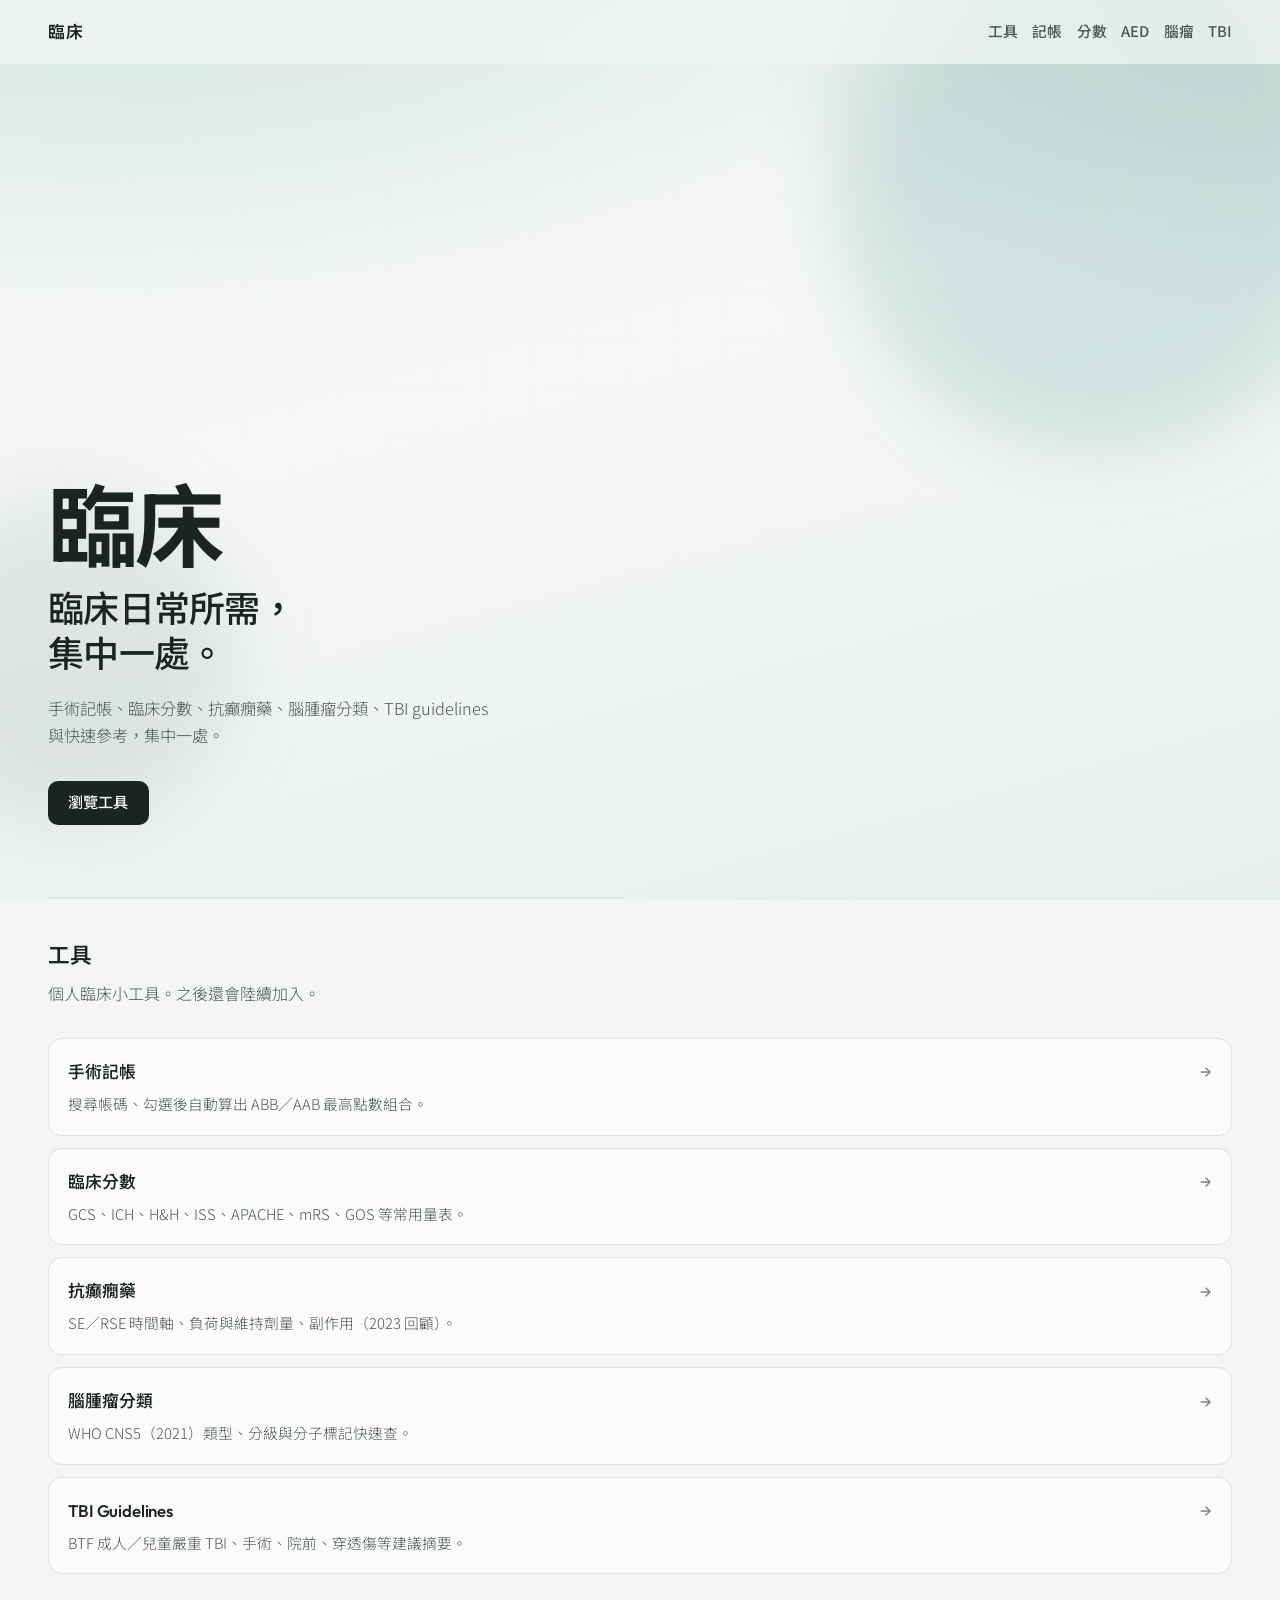
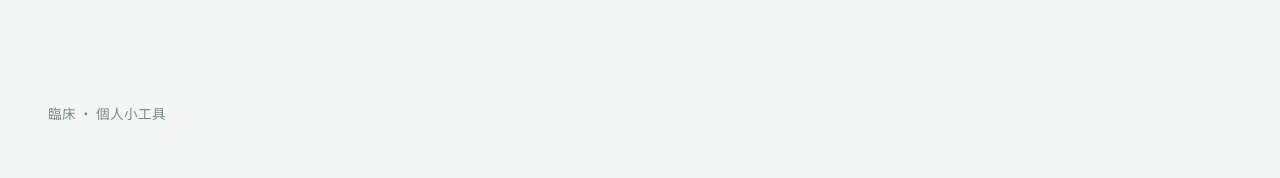
<file: index.html>
<!DOCTYPE html>
<html lang="zh-Hant">
  <head>
    <meta charset="UTF-8" />
    <meta name="viewport" content="width=device-width, initial-scale=1" />
    <meta
      name="description"
      content="臨床 — 日常小工具集合，計算、量表與快速參考集中一處。"
    />
    <title>臨床 · 小工具</title>
    <link rel="preconnect" href="https://fonts.googleapis.com" />
    <link rel="preconnect" href="https://fonts.gstatic.com" crossorigin />
    <link
      href="https://fonts.googleapis.com/css2?family=Noto+Sans+TC:wght@300;400;500;600&family=Outfit:wght@400;500;600;700&display=swap"
      rel="stylesheet"
    />
    <link rel="stylesheet" href="styles.css" />
  </head>
  <body>
    <div class="atmosphere" aria-hidden="true">
      <div class="atmosphere__wash"></div>
      <div class="atmosphere__grid"></div>
      <div class="atmosphere__orb atmosphere__orb--a"></div>
      <div class="atmosphere__orb atmosphere__orb--b"></div>
    </div>

    <header class="topbar">
      <a class="topbar__brand" href="#top">臨床</a>
      <nav class="topbar__nav" aria-label="主要導覽">
        <a href="#tools">工具</a>
        <a href="tools/surgery-billing/index.html">記帳</a>
        <a href="tools/scores/index.html">分數</a>
        <a href="tools/aed/index.html">AED</a>
        <a href="tools/brain-tumor/index.html">腦瘤</a>
        <a href="tools/tbi/index.html">TBI</a>
      </nav>
    </header>

    <main id="top">
      <section class="hero" aria-labelledby="hero-title">
        <div class="hero__copy">
          <p class="hero__brand">臨床</p>
          <h1 id="hero-title">臨床日常所需，集中一處。</h1>
          <p class="hero__lead">
            手術記帳、臨床分數、抗癲癇藥、腦腫瘤分類、TBI guidelines 與快速參考，集中一處。
          </p>
          <div class="hero__actions">
            <a class="btn btn--primary" href="#tools">瀏覽工具</a>
          </div>
        </div>
      </section>

      <section class="tools" id="tools" aria-labelledby="tools-title">
        <div class="tools__head">
          <h2 id="tools-title">工具</h2>
          <p>個人臨床小工具。之後還會陸續加入。</p>
        </div>

        <ul class="tool-list" id="tool-list">
          <li>
            <a class="tool-link" href="tools/surgery-billing/index.html">
              <span class="tool-link__name">手術記帳</span>
              <span class="tool-link__arrow" aria-hidden="true">→</span>
              <span class="tool-link__desc">搜尋帳碼、勾選後自動算出 ABB／AAB 最高點數組合。</span>
            </a>
          </li>
          <li>
            <a class="tool-link" href="tools/scores/index.html">
              <span class="tool-link__name">臨床分數</span>
              <span class="tool-link__arrow" aria-hidden="true">→</span>
              <span class="tool-link__desc">GCS、ICH、H&amp;H、ISS、APACHE、mRS、GOS 等常用量表。</span>
            </a>
          </li>
          <li>
            <a class="tool-link" href="tools/aed/index.html">
              <span class="tool-link__name">抗癲癇藥</span>
              <span class="tool-link__arrow" aria-hidden="true">→</span>
              <span class="tool-link__desc">SE／RSE 時間軸、負荷與維持劑量、副作用（2023 回顧）。</span>
            </a>
          </li>
          <li>
            <a class="tool-link" href="tools/brain-tumor/index.html">
              <span class="tool-link__name">腦腫瘤分類</span>
              <span class="tool-link__arrow" aria-hidden="true">→</span>
              <span class="tool-link__desc">WHO CNS5（2021）類型、分級與分子標記快速查。</span>
            </a>
          </li>
          <li>
            <a class="tool-link" href="tools/tbi/index.html">
              <span class="tool-link__name">TBI Guidelines</span>
              <span class="tool-link__arrow" aria-hidden="true">→</span>
              <span class="tool-link__desc">BTF 成人／兒童嚴重 TBI、手術、院前、穿透傷等建議摘要。</span>
            </a>
          </li>
        </ul>

        <div class="empty" id="empty-state" hidden>
          <p class="empty__label">等待第一個工具</p>
          <p class="empty__hint">告訴我名稱、用途與輸入輸出，即可開始。</p>
        </div>
      </section>
    </main>

    <footer class="footer">
      <p>臨床 · 個人小工具</p>
    </footer>

    <script src="app.js?v=4"></script>
  </body>
</html>
</file>
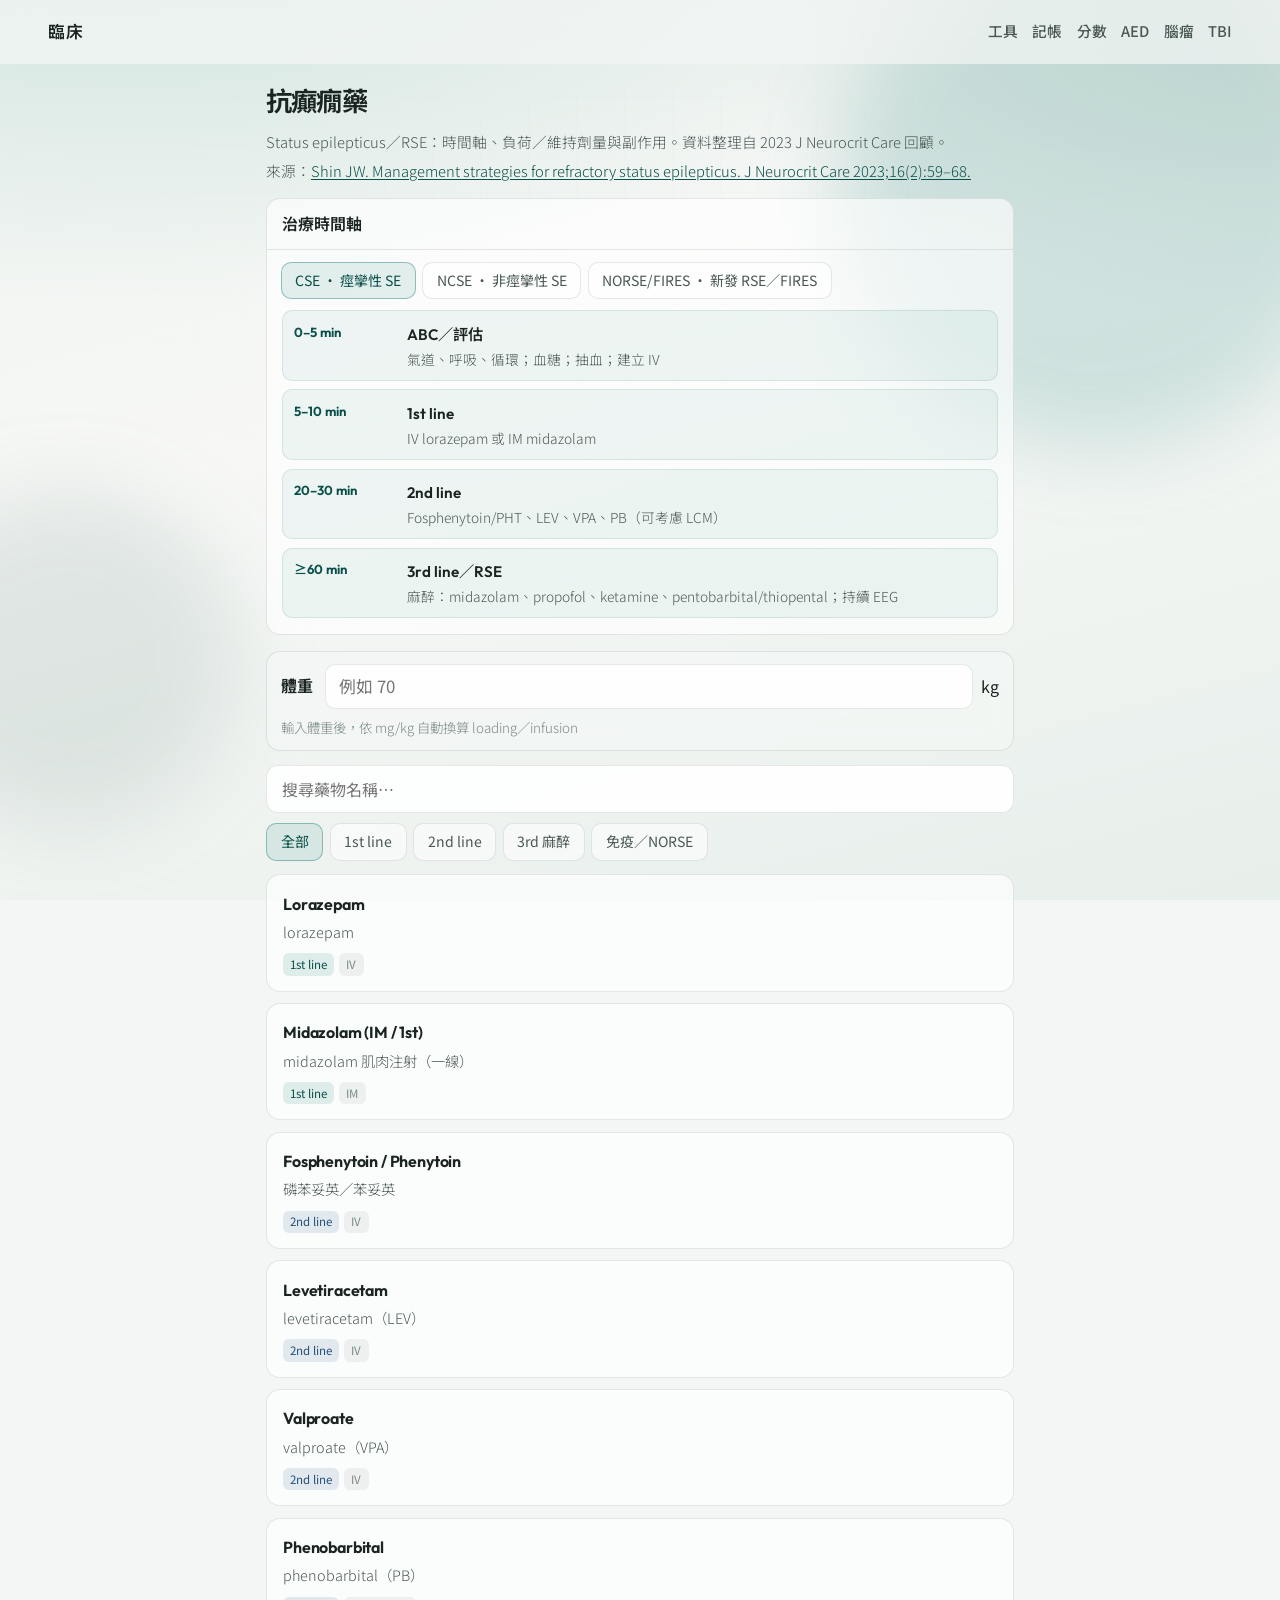
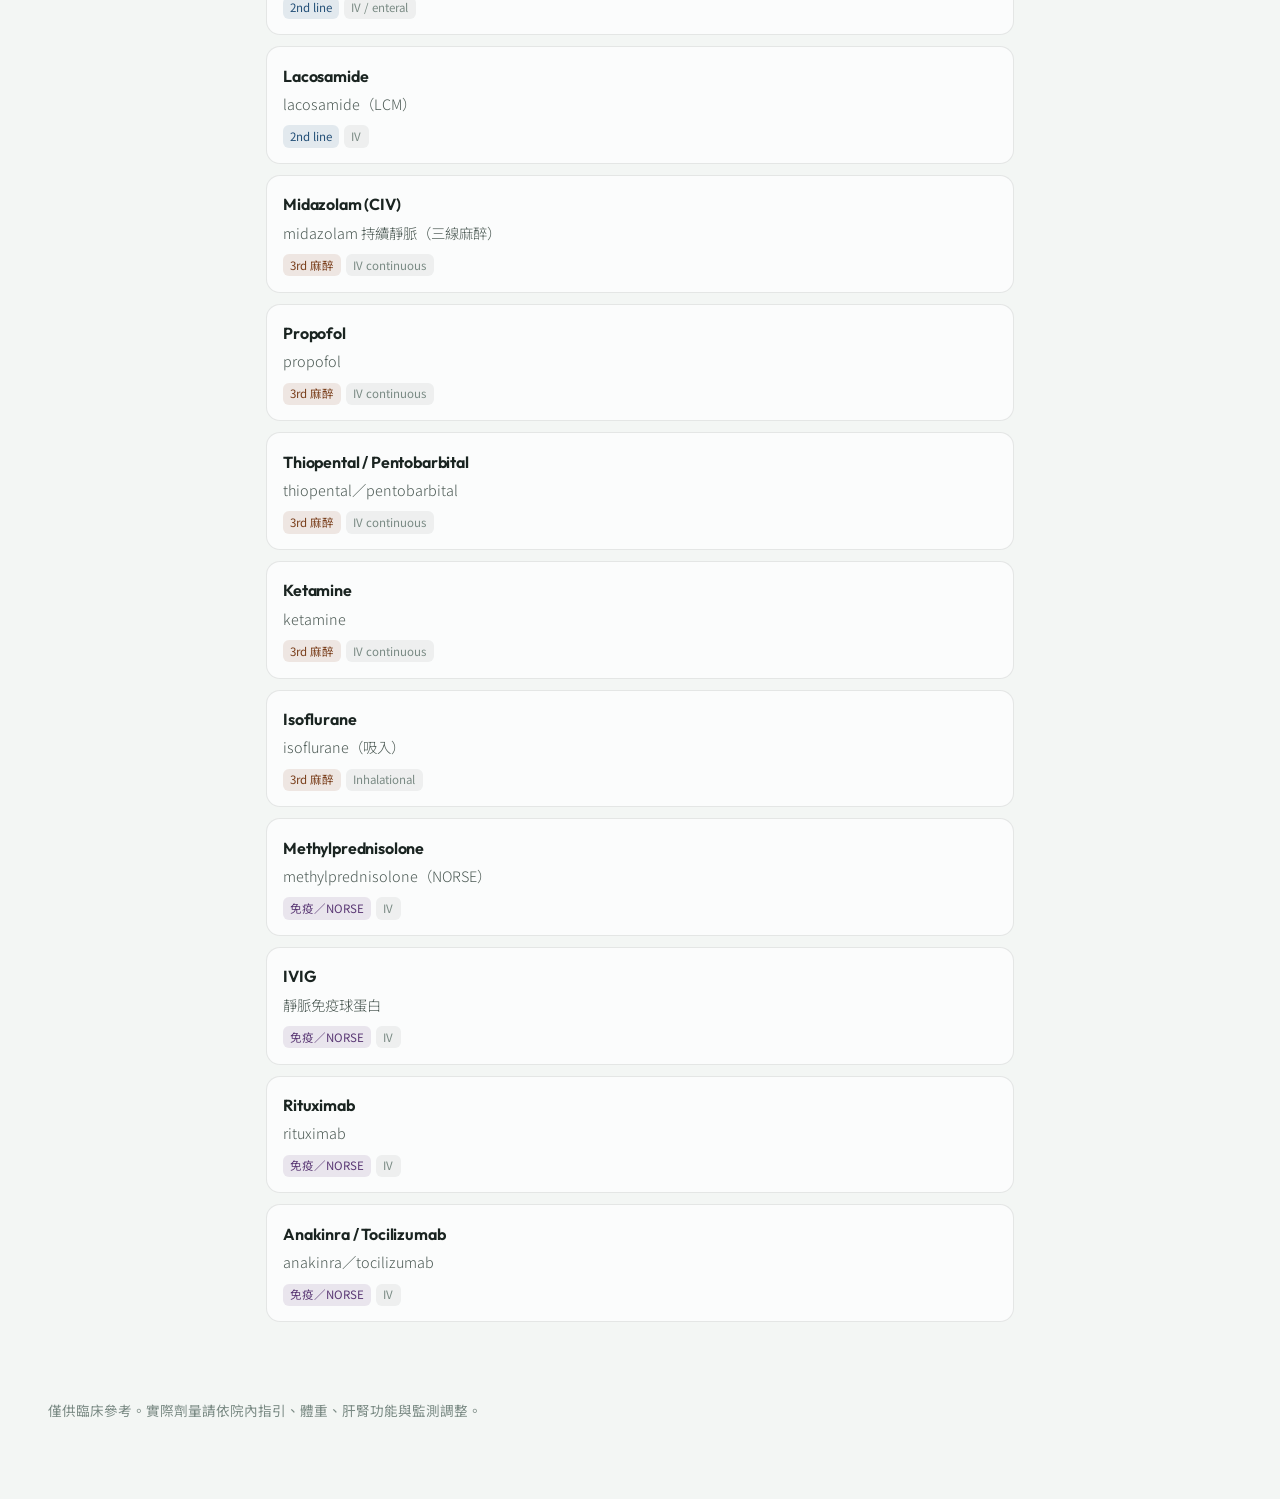
<file: tools/aed/index.html>
<!DOCTYPE html>
<html lang="zh-Hant">
  <head>
    <meta charset="UTF-8" />
    <meta name="viewport" content="width=device-width, initial-scale=1, viewport-fit=cover" />
    <title>抗癲癇藥 · 臨床</title>
    <link rel="preconnect" href="https://fonts.googleapis.com" />
    <link rel="preconnect" href="https://fonts.gstatic.com" crossorigin />
    <link
      href="https://fonts.googleapis.com/css2?family=Noto+Sans+TC:wght@300;400;500;600&family=Outfit:wght@400;500;600;700&display=swap"
      rel="stylesheet"
    />
    <link rel="stylesheet" href="../../styles.css" />
    <link rel="stylesheet" href="aed.css?v=20251113b" />
  </head>
  <body class="tool-page">
    <div class="atmosphere" aria-hidden="true">
      <div class="atmosphere__wash"></div>
      <div class="atmosphere__grid"></div>
      <div class="atmosphere__orb atmosphere__orb--a"></div>
      <div class="atmosphere__orb atmosphere__orb--b"></div>
    </div>

    <header class="topbar">
      <a class="topbar__brand" href="../../index.html">臨床</a>
      <nav class="topbar__nav" aria-label="主要導覽">
        <a href="../../index.html#tools">工具</a>
        <a href="../surgery-billing/index.html">記帳</a>
        <a href="../scores/index.html">分數</a>
        <a href="./index.html" aria-current="page">AED</a>
        <a href="../brain-tumor/index.html">腦瘤</a>
        <a href="../tbi/index.html">TBI</a>
      </nav>
    </header>

    <main class="aed">
      <header class="aed__intro">
        <h1>抗癲癇藥</h1>
        <p class="aed__lead">
          Status epilepticus／RSE：時間軸、負荷／維持劑量與副作用。資料整理自 2023 J Neurocrit Care 回顧。
        </p>
        <p class="aed__meta" id="aed-meta"></p>
      </header>

      <section class="panel" aria-labelledby="timeline-title">
        <div class="panel__head">
          <h2 id="timeline-title">治療時間軸</h2>
        </div>
        <div class="timeline-tabs" id="timeline-tabs" role="tablist"></div>
        <ol class="timeline" id="timeline"></ol>
      </section>

      <section class="weight-bar" aria-label="體重">
        <label class="weight-field">
          <span class="weight-field__label">體重</span>
          <span class="weight-field__input">
            <input id="weight" type="number" inputmode="decimal" min="1" max="300" step="0.1" placeholder="例如 70" />
            <span>kg</span>
          </span>
        </label>
        <p class="weight-hint" id="weight-hint">輸入體重後，依 mg/kg 自動換算 loading／infusion</p>
      </section>

      <section class="aed__controls" aria-label="搜尋藥物">
        <label class="search">
          <span class="visually-hidden">搜尋</span>
          <input id="search" type="search" placeholder="搜尋藥物名稱…" autocomplete="off" />
        </label>
        <div class="filters" id="filters" role="group" aria-label="線別"></div>
      </section>

      <ul class="drug-list" id="drug-list"></ul>
    </main>

    <footer class="footer">
      <p id="aed-footer">僅供臨床參考。</p>
    </footer>

    <script src="aed-data.js?v=20251113b"></script>
    <script src="aed.js?v=20251113b"></script>
  </body>
</html>
</file>
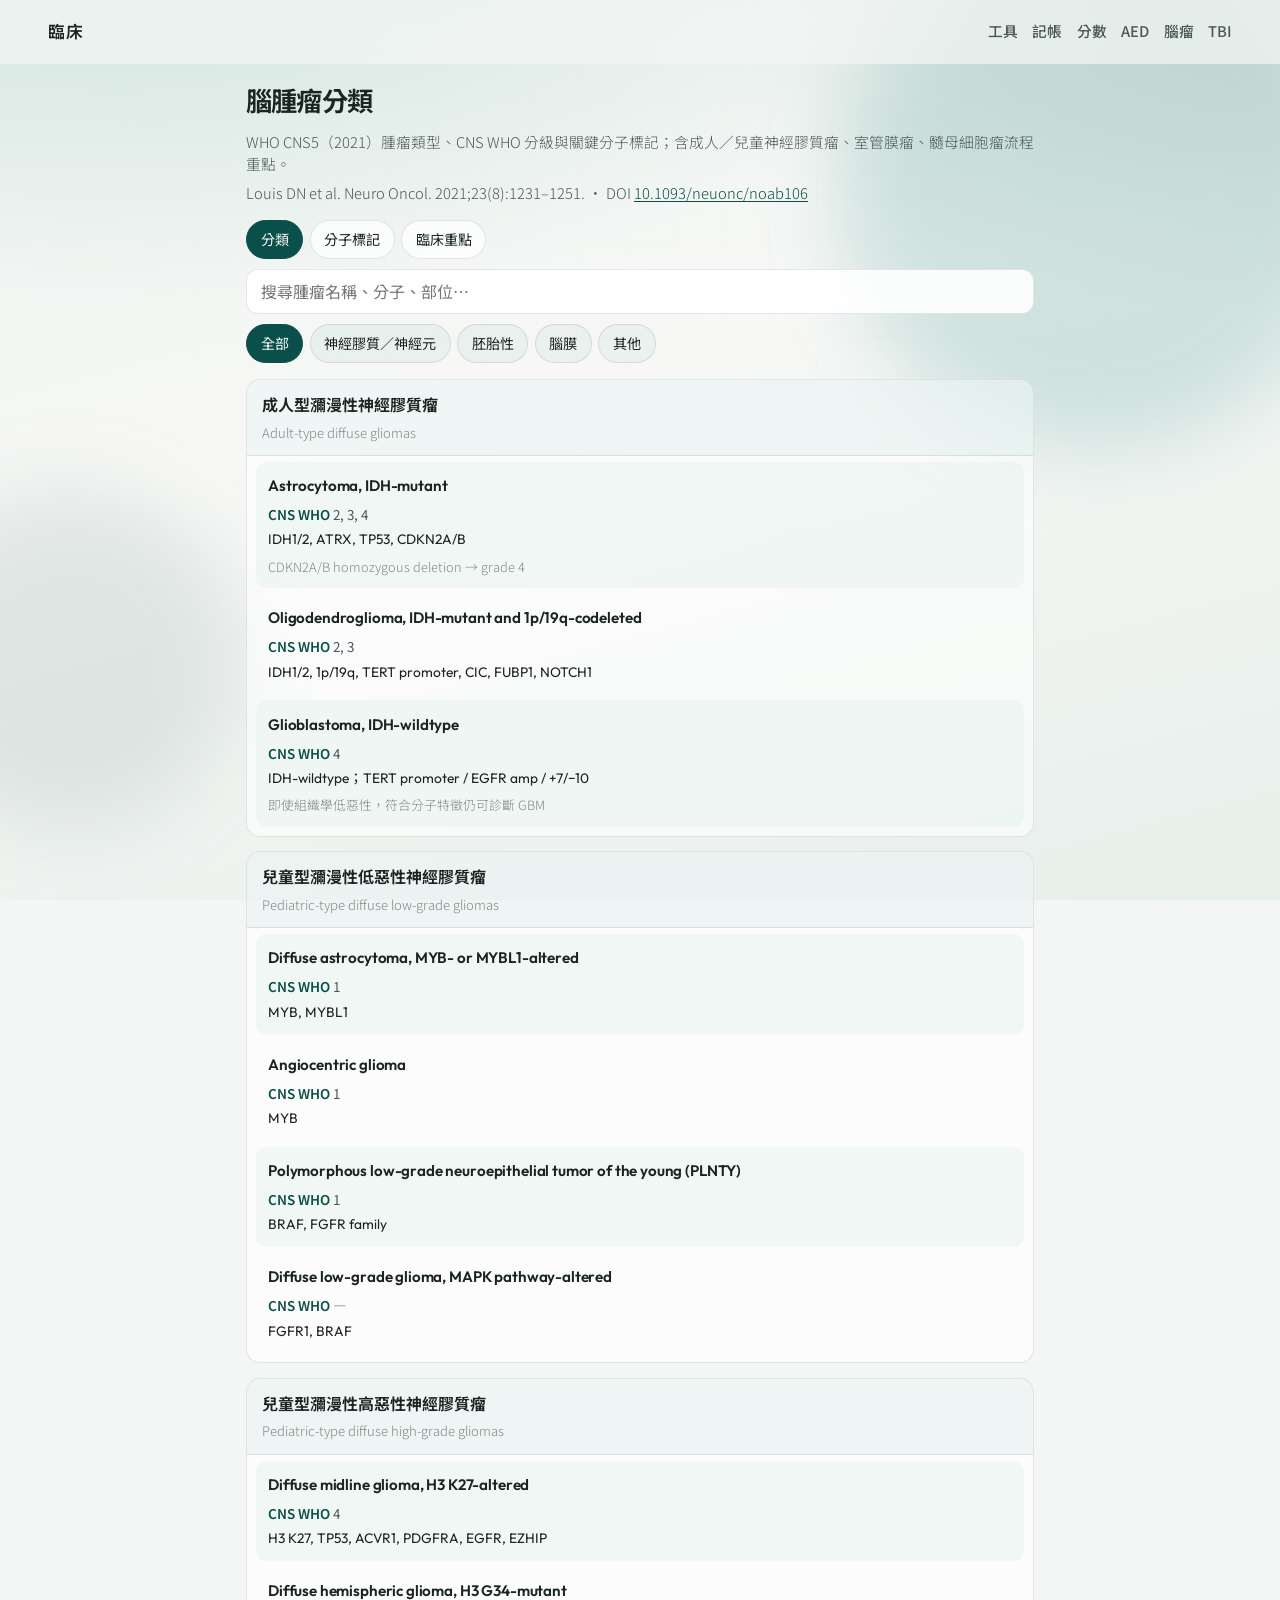
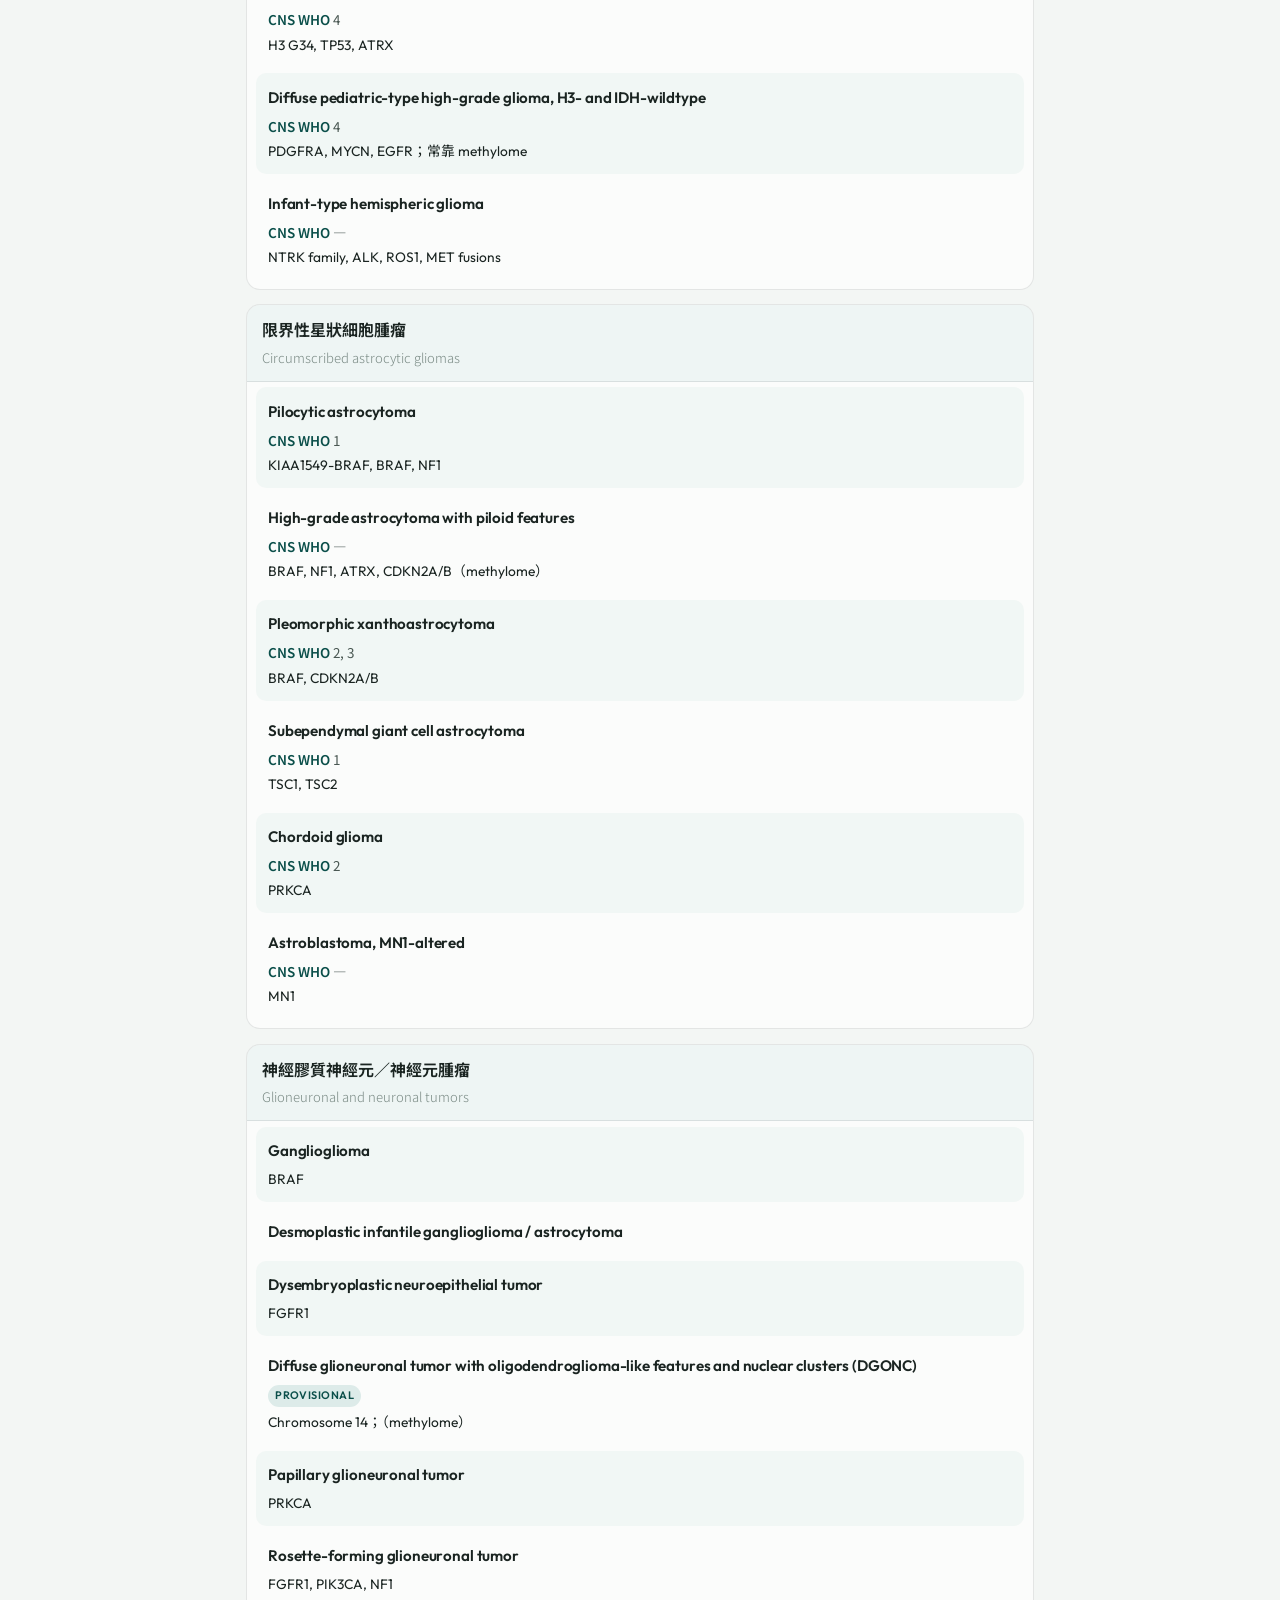
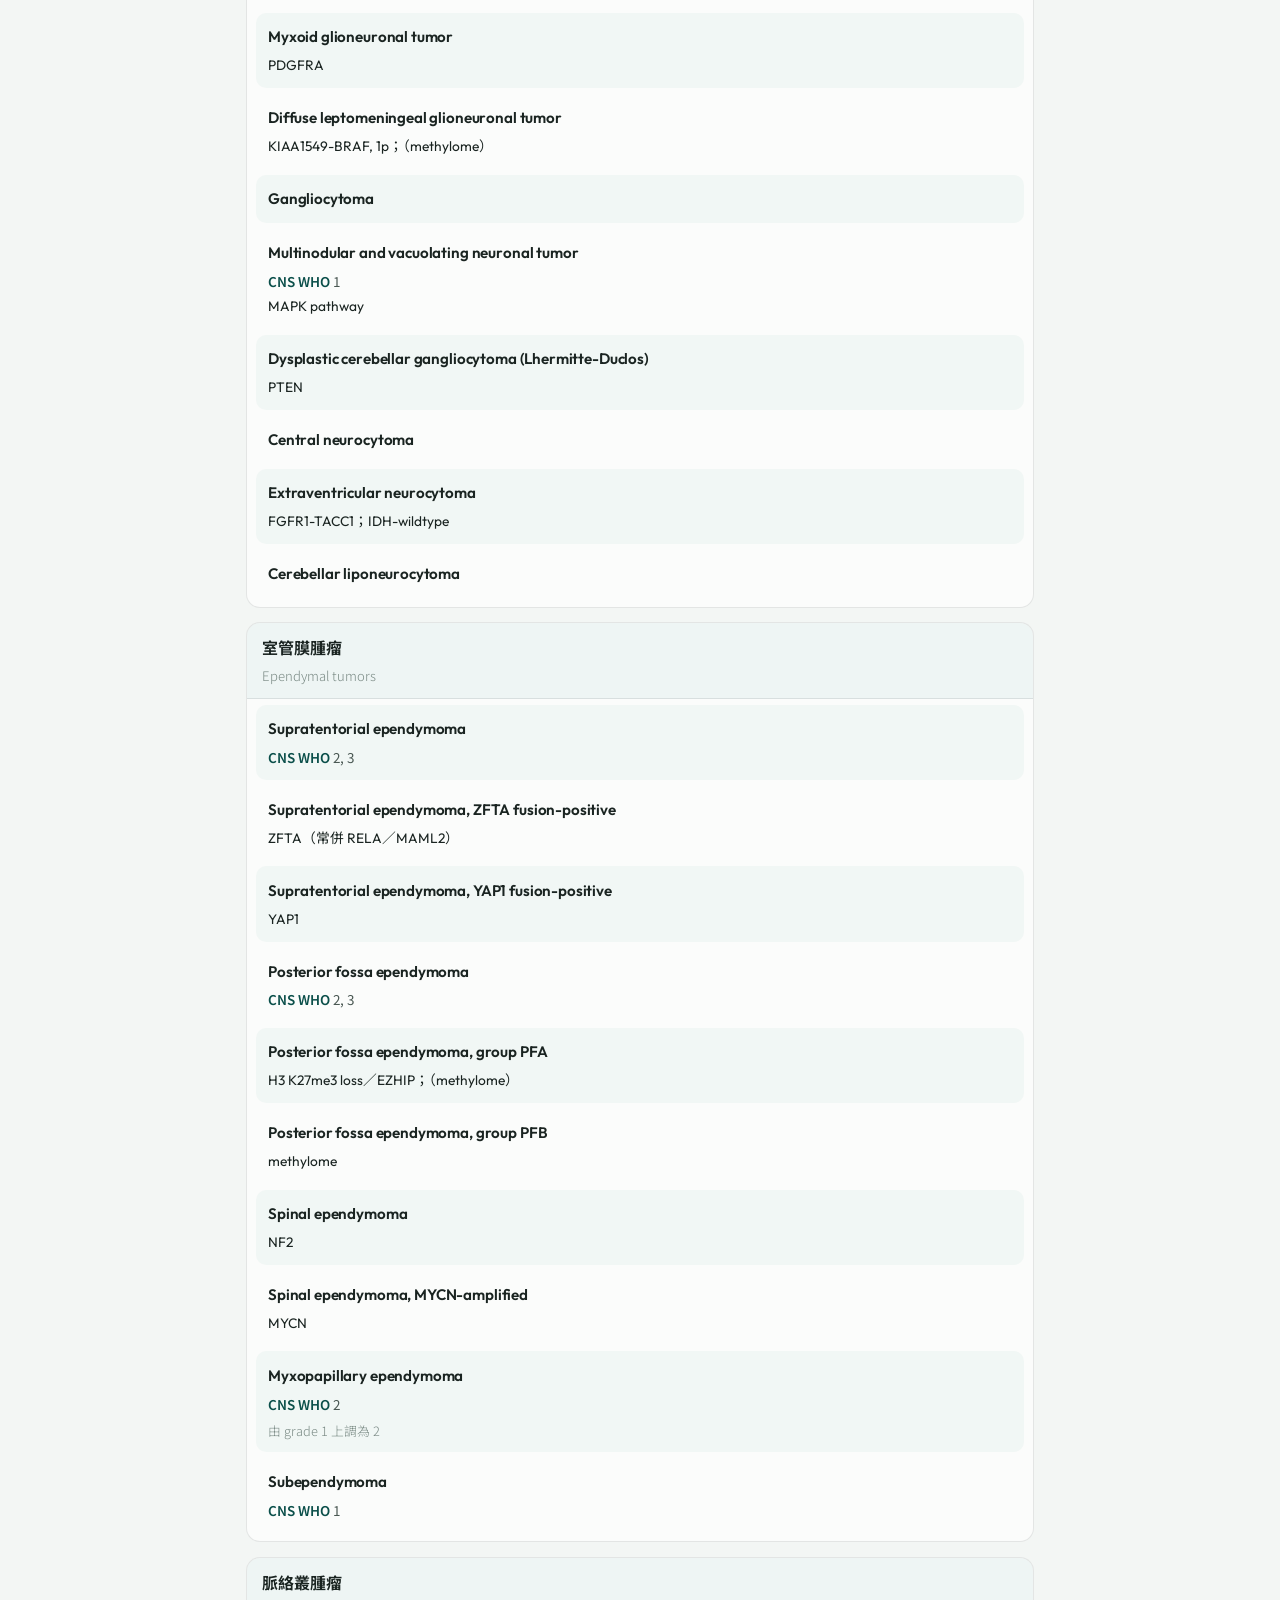
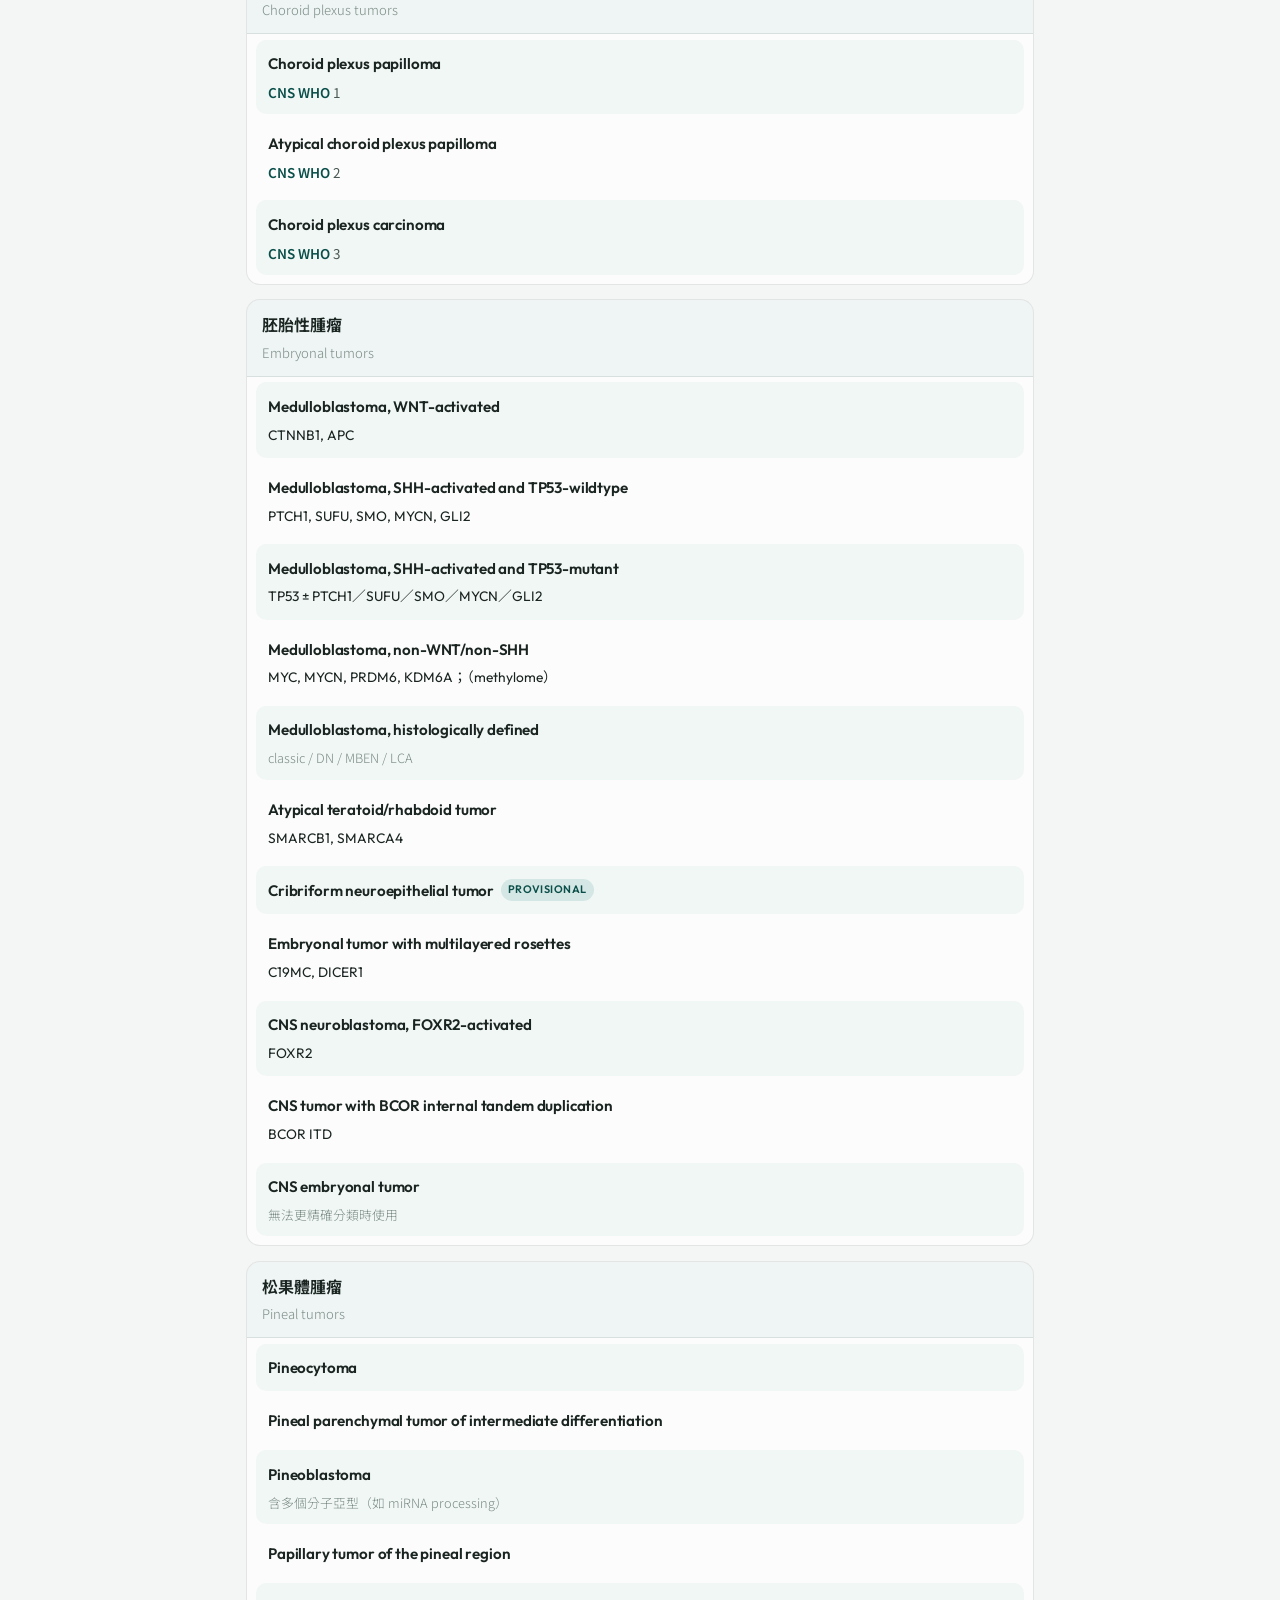
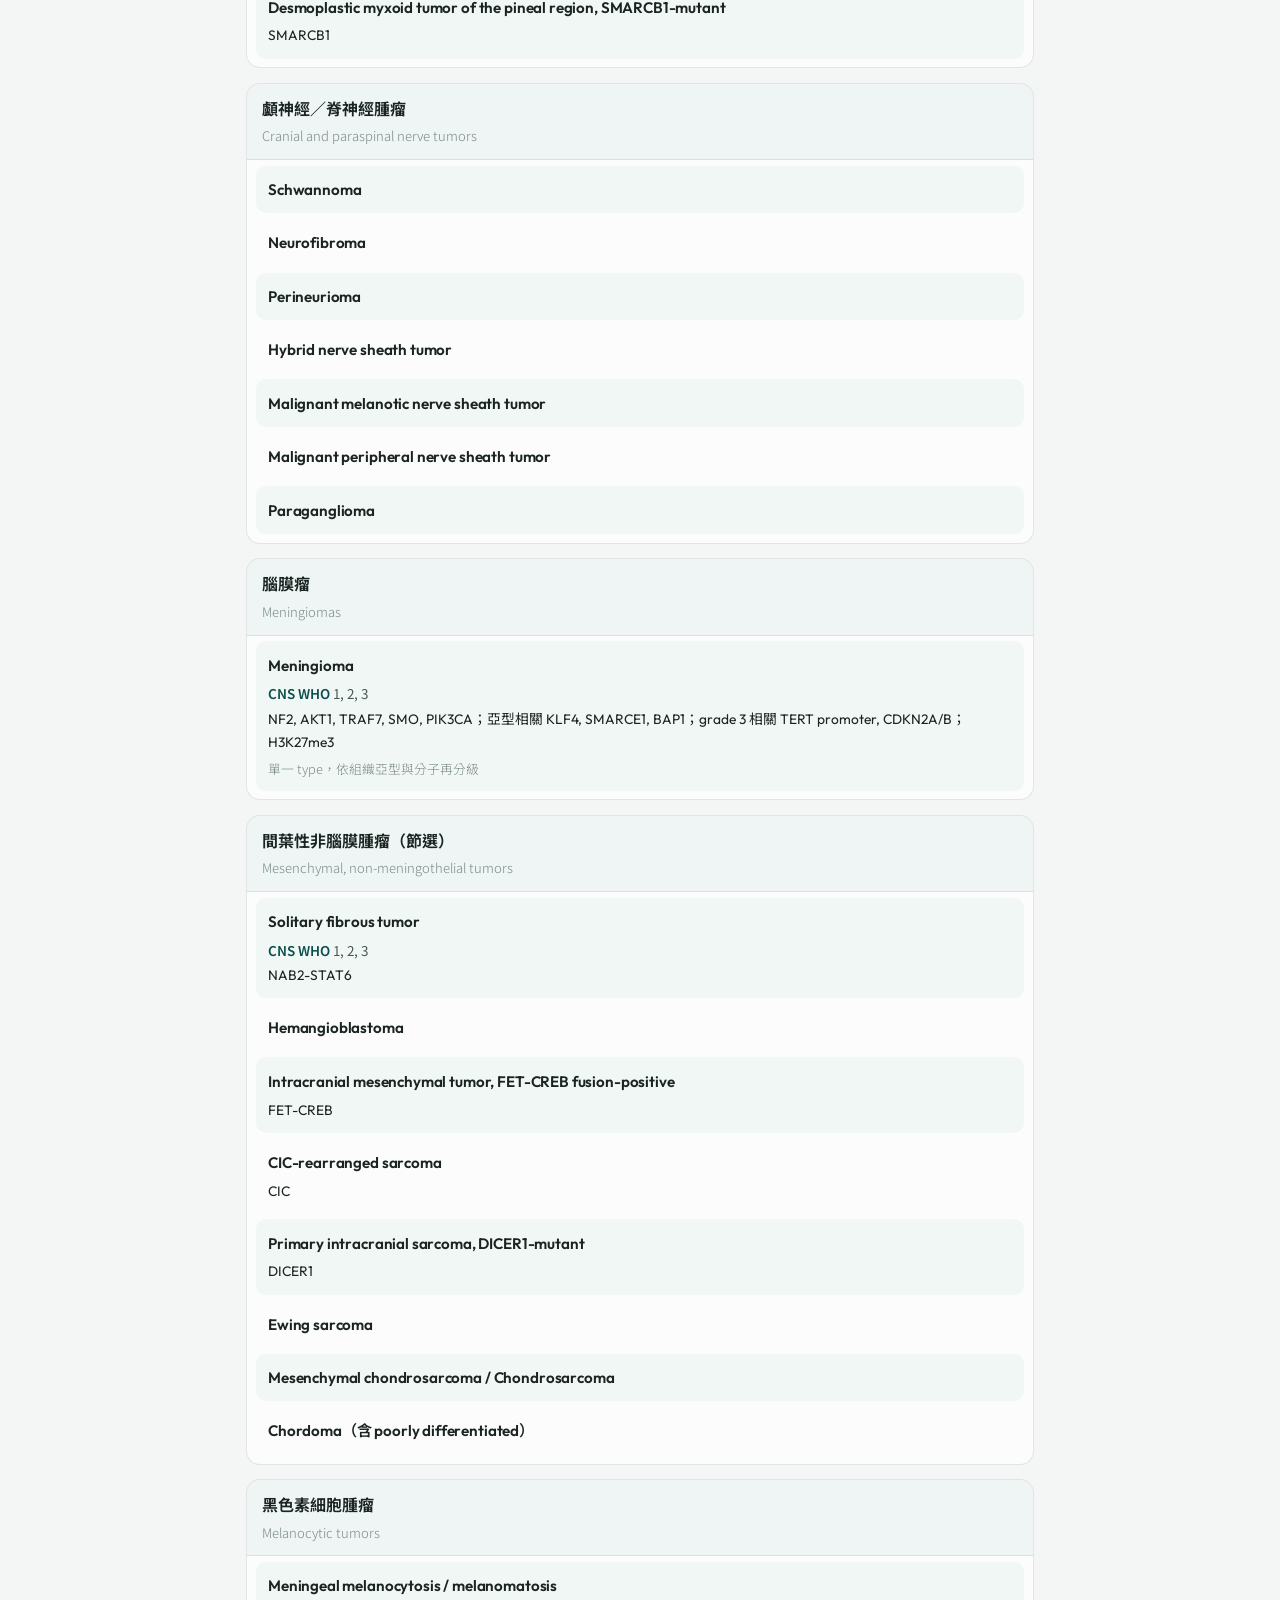
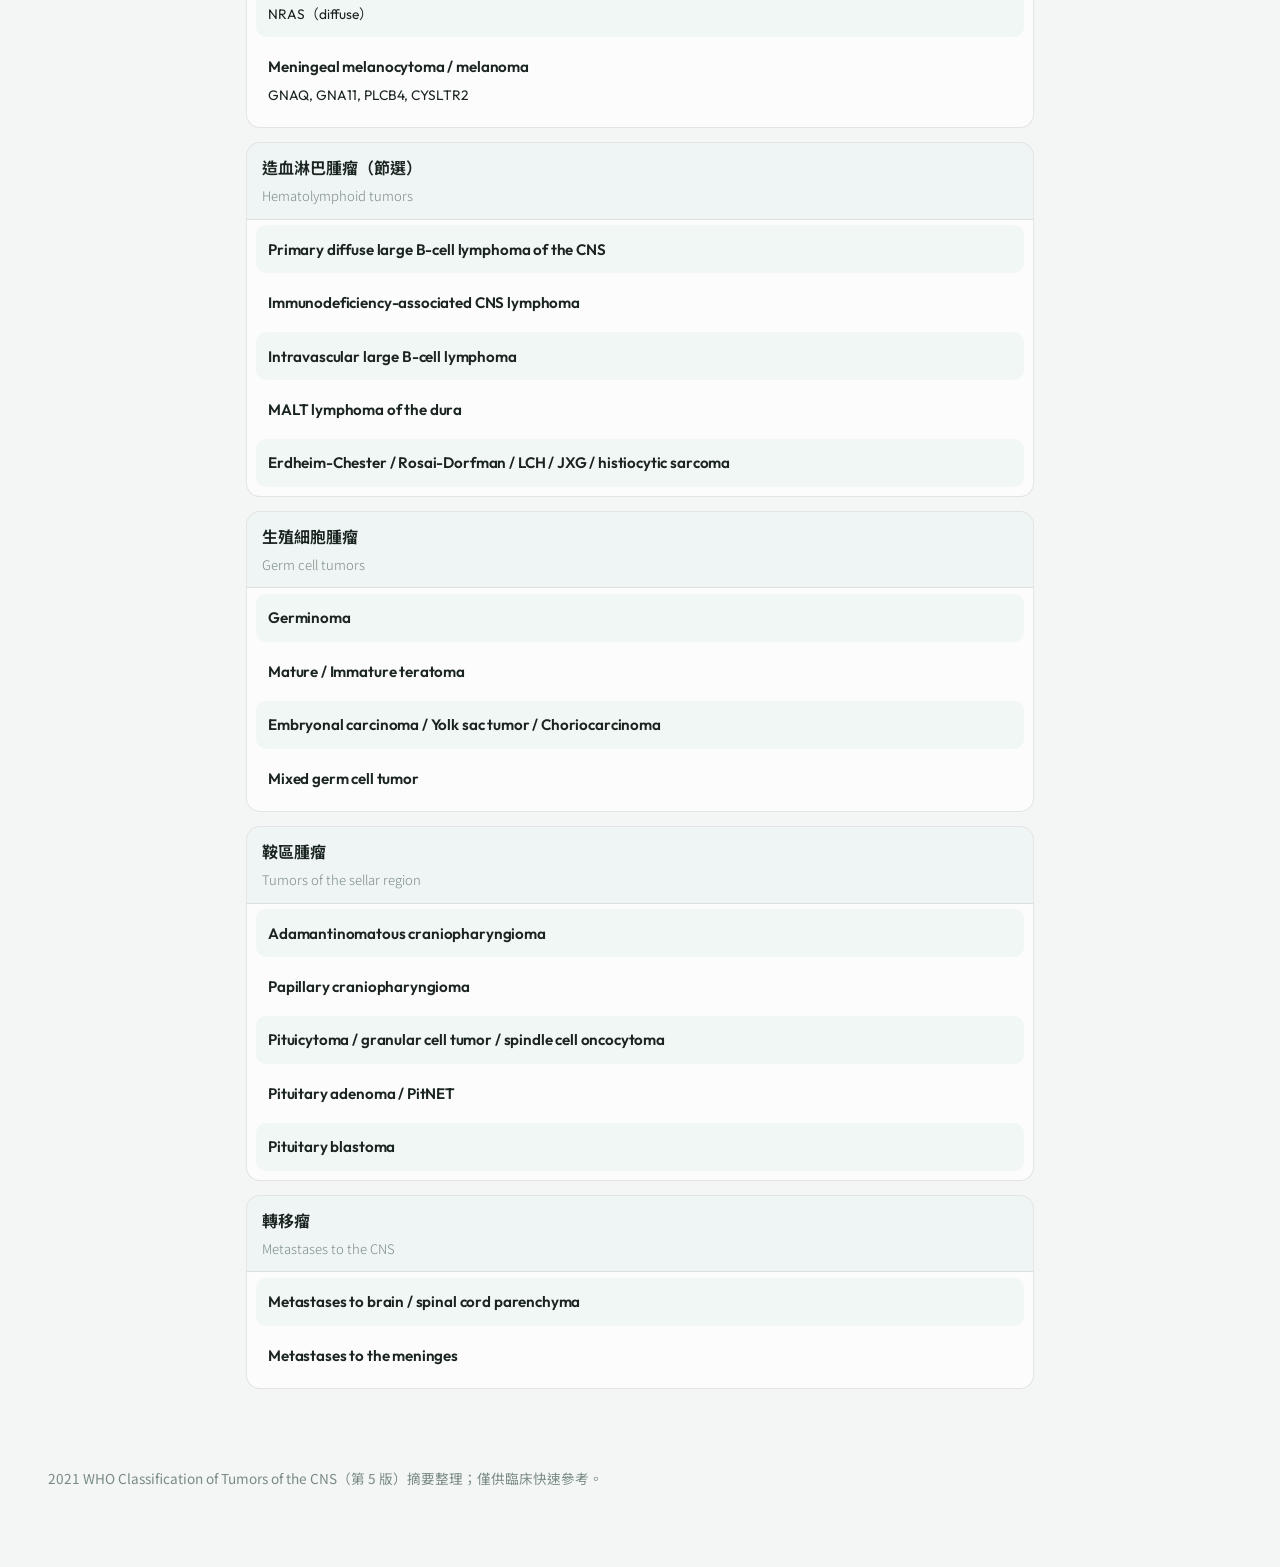
<file: tools/brain-tumor/index.html>
<!DOCTYPE html>
<html lang="zh-Hant">
  <head>
    <meta charset="UTF-8" />
    <meta name="viewport" content="width=device-width, initial-scale=1, viewport-fit=cover" />
    <title>腦腫瘤分類 · 臨床</title>
    <link rel="preconnect" href="https://fonts.googleapis.com" />
    <link rel="preconnect" href="https://fonts.gstatic.com" crossorigin />
    <link
      href="https://fonts.googleapis.com/css2?family=Noto+Sans+TC:wght@300;400;500;600&family=Outfit:wght@400;500;600;700&display=swap"
      rel="stylesheet"
    />
    <link rel="stylesheet" href="../../styles.css" />
    <link rel="stylesheet" href="brain-tumor.css?v=20251113a" />
  </head>
  <body class="tool-page">
    <div class="atmosphere" aria-hidden="true">
      <div class="atmosphere__wash"></div>
      <div class="atmosphere__grid"></div>
      <div class="atmosphere__orb atmosphere__orb--a"></div>
      <div class="atmosphere__orb atmosphere__orb--b"></div>
    </div>

    <header class="topbar">
      <a class="topbar__brand" href="../../index.html">臨床</a>
      <nav class="topbar__nav" aria-label="主要導覽">
        <a href="../../index.html#tools">工具</a>
        <a href="../surgery-billing/index.html">記帳</a>
        <a href="../scores/index.html">分數</a>
        <a href="../aed/index.html">AED</a>
        <a href="./index.html" aria-current="page">腦瘤</a>
        <a href="../tbi/index.html">TBI</a>
      </nav>
    </header>

    <main class="bt">
      <header class="bt__intro">
        <h1>腦腫瘤分類</h1>
        <p class="bt__lead">
          WHO CNS5（2021）腫瘤類型、CNS WHO 分級與關鍵分子標記；含成人／兒童神經膠質瘤、室管膜瘤、髓母細胞瘤流程重點。
        </p>
        <p class="bt__meta" id="bt-meta"></p>
      </header>

      <section class="bt__controls" aria-label="檢視與搜尋">
        <div class="view-tabs" id="view-tabs" role="tablist" aria-label="檢視"></div>
        <label class="search">
          <span class="visually-hidden">搜尋</span>
          <input id="search" type="search" placeholder="搜尋腫瘤名稱、分子、部位…" autocomplete="off" />
        </label>
        <div class="filters" id="filters" role="group" aria-label="大類"></div>
      </section>

      <section class="panel-block" id="panel-classify" aria-label="WHO 分類">
        <div id="family-list"></div>
      </section>

      <section class="panel-block" id="panel-molecular" hidden aria-label="分子標記">
        <div id="marker-list"></div>
      </section>

      <section class="panel-block" id="panel-keys" hidden aria-label="臨床重點">
        <div class="keys-grid keys-grid--pearls" id="pearls"></div>
        <div class="keys-grid" id="algorithms" style="margin-top: 0.75rem"></div>
      </section>
    </main>

    <footer class="footer">
      <p id="bt-footer">僅供臨床參考。</p>
    </footer>

    <script src="brain-tumor-data.js?v=20251113a"></script>
    <script src="brain-tumor.js?v=20251113a"></script>
  </body>
</html>
</file>
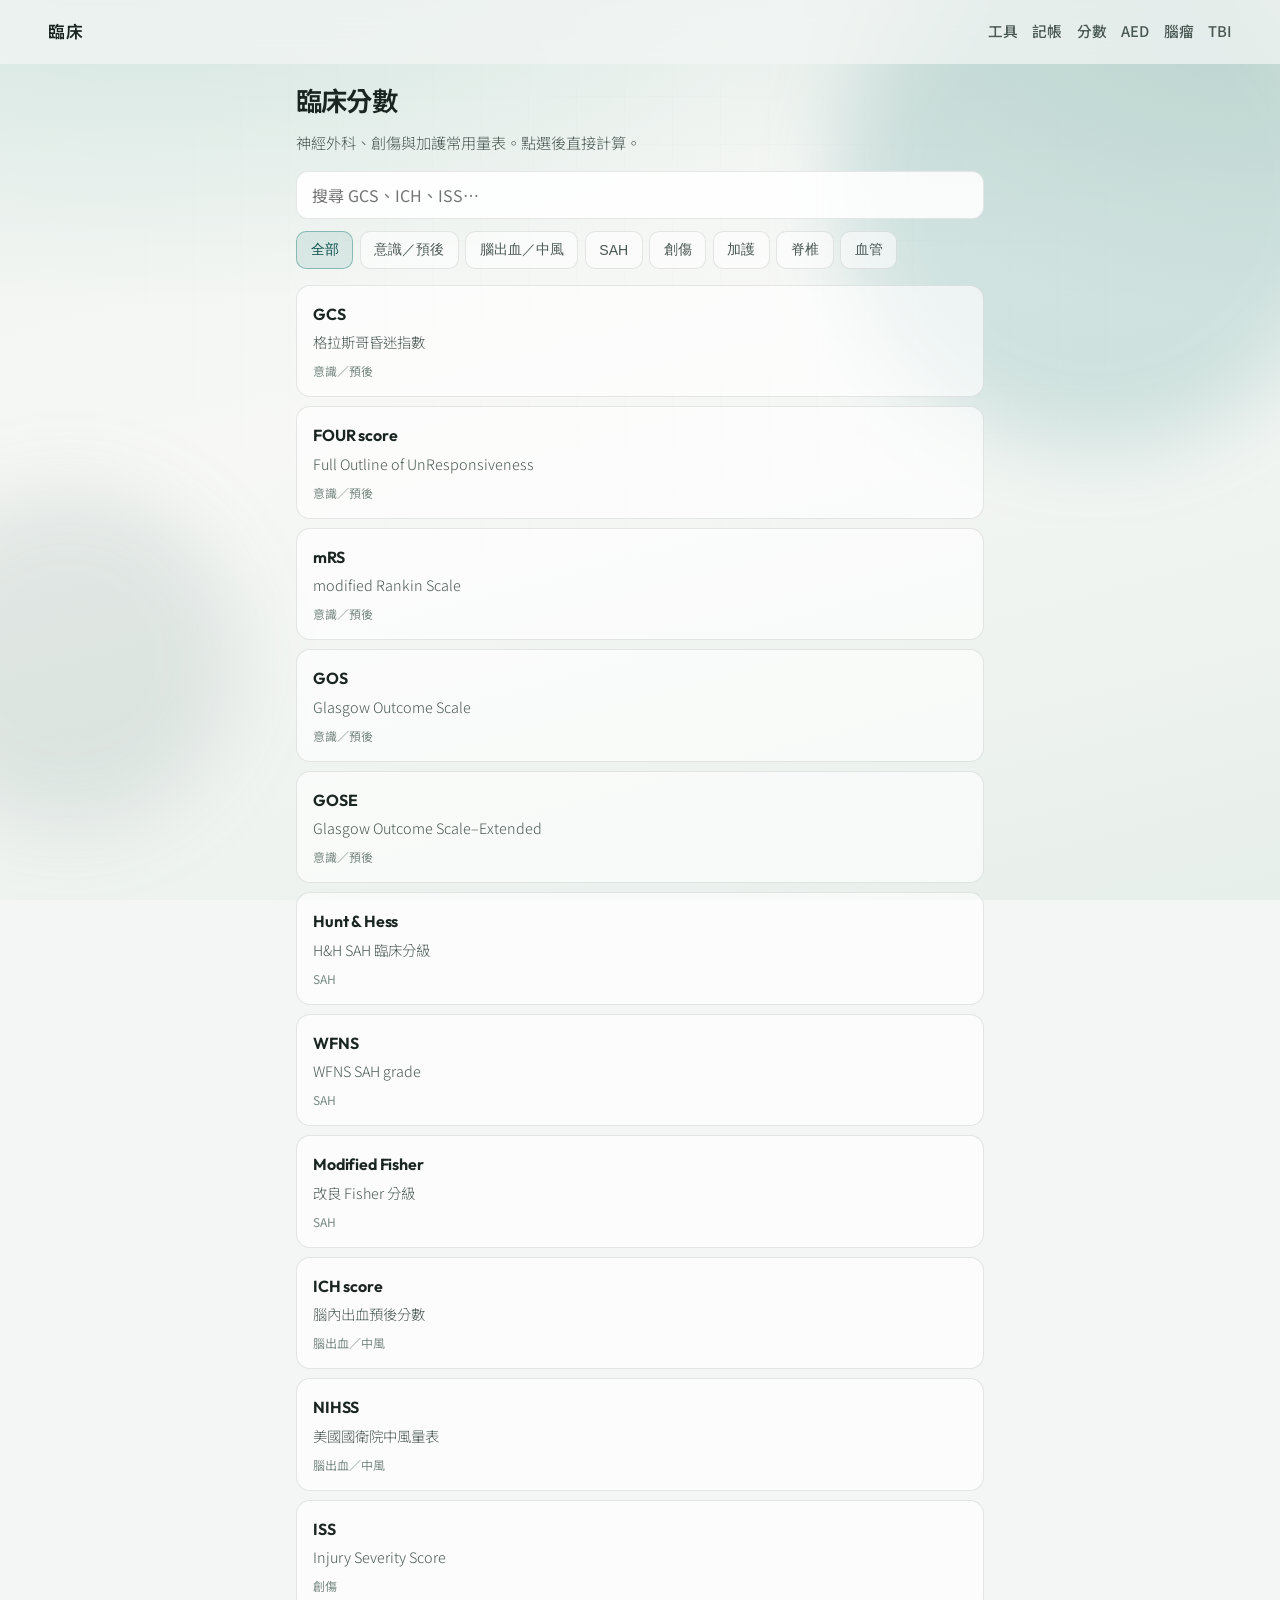
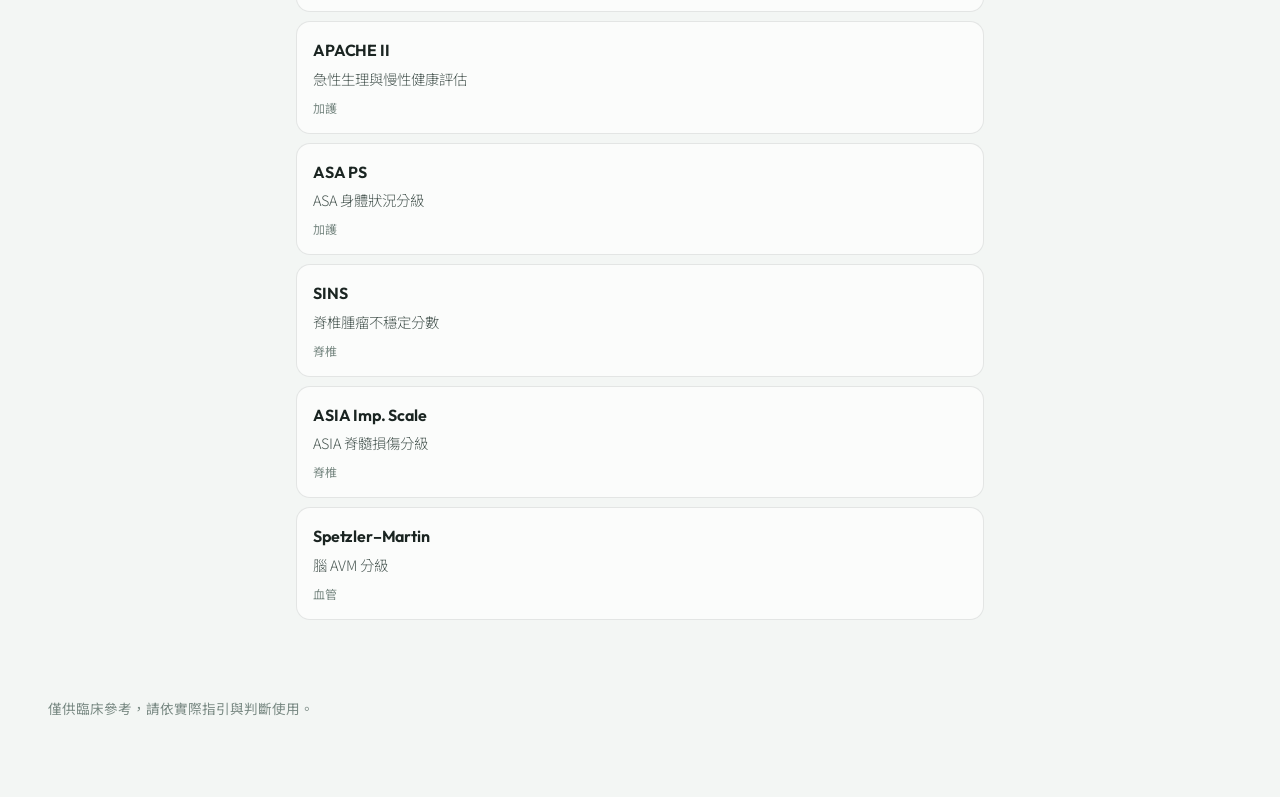
<file: tools/scores/index.html>
<!DOCTYPE html>
<html lang="zh-Hant">
  <head>
    <meta charset="UTF-8" />
    <meta name="viewport" content="width=device-width, initial-scale=1, viewport-fit=cover" />
    <title>臨床分數 · 臨床</title>
    <link rel="preconnect" href="https://fonts.googleapis.com" />
    <link rel="preconnect" href="https://fonts.gstatic.com" crossorigin />
    <link
      href="https://fonts.googleapis.com/css2?family=Noto+Sans+TC:wght@300;400;500;600&family=Outfit:wght@400;500;600;700&display=swap"
      rel="stylesheet"
    />
    <link rel="stylesheet" href="../../styles.css" />
    <link rel="stylesheet" href="scores.css?v=20251108a" />
  </head>
  <body class="tool-page">
    <div class="atmosphere" aria-hidden="true">
      <div class="atmosphere__wash"></div>
      <div class="atmosphere__grid"></div>
      <div class="atmosphere__orb atmosphere__orb--a"></div>
      <div class="atmosphere__orb atmosphere__orb--b"></div>
    </div>

    <header class="topbar">
      <a class="topbar__brand" href="../../index.html">臨床</a>
      <nav class="topbar__nav" aria-label="主要導覽">
        <a href="../../index.html#tools">工具</a>
        <a href="../surgery-billing/index.html">記帳</a>
        <a href="./index.html" aria-current="page">分數</a>
        <a href="../aed/index.html">AED</a>
        <a href="../brain-tumor/index.html">腦瘤</a>
        <a href="../tbi/index.html">TBI</a>
      </nav>
    </header>

    <main class="scores" id="app">
      <header class="scores__intro" id="hub-view">
        <h1>臨床分數</h1>
        <p class="scores__lead">神經外科、創傷與加護常用量表。點選後直接計算。</p>

        <label class="search">
          <span class="visually-hidden">搜尋分數</span>
          <input id="search" type="search" placeholder="搜尋 GCS、ICH、ISS…" autocomplete="off" />
        </label>

        <div class="filters" id="filters" role="group" aria-label="分類"></div>
        <ul class="score-list" id="score-list"></ul>
      </header>

      <section class="calc" id="calc-view" hidden>
        <button type="button" class="back-btn" id="back-btn">← 全部分數</button>
        <header class="calc__head">
          <p class="calc__cat" id="calc-cat"></p>
          <h2 id="calc-title"></h2>
          <p class="calc__desc" id="calc-desc"></p>
        </header>
        <form class="calc__form" id="calc-form"></form>
        <aside class="result" id="result" aria-live="polite">
          <p class="result__label">結果</p>
          <p class="result__score" id="result-score">—</p>
          <p class="result__detail" id="result-detail"></p>
          <p class="result__note" id="result-note"></p>
        </aside>
      </section>
    </main>

    <footer class="footer">
      <p>僅供臨床參考，請依實際指引與判斷使用。</p>
    </footer>

    <script src="iss-data.js?v=20251108a"></script>
    <script src="scores.js?v=20251108a"></script>
  </body>
</html>
</file>
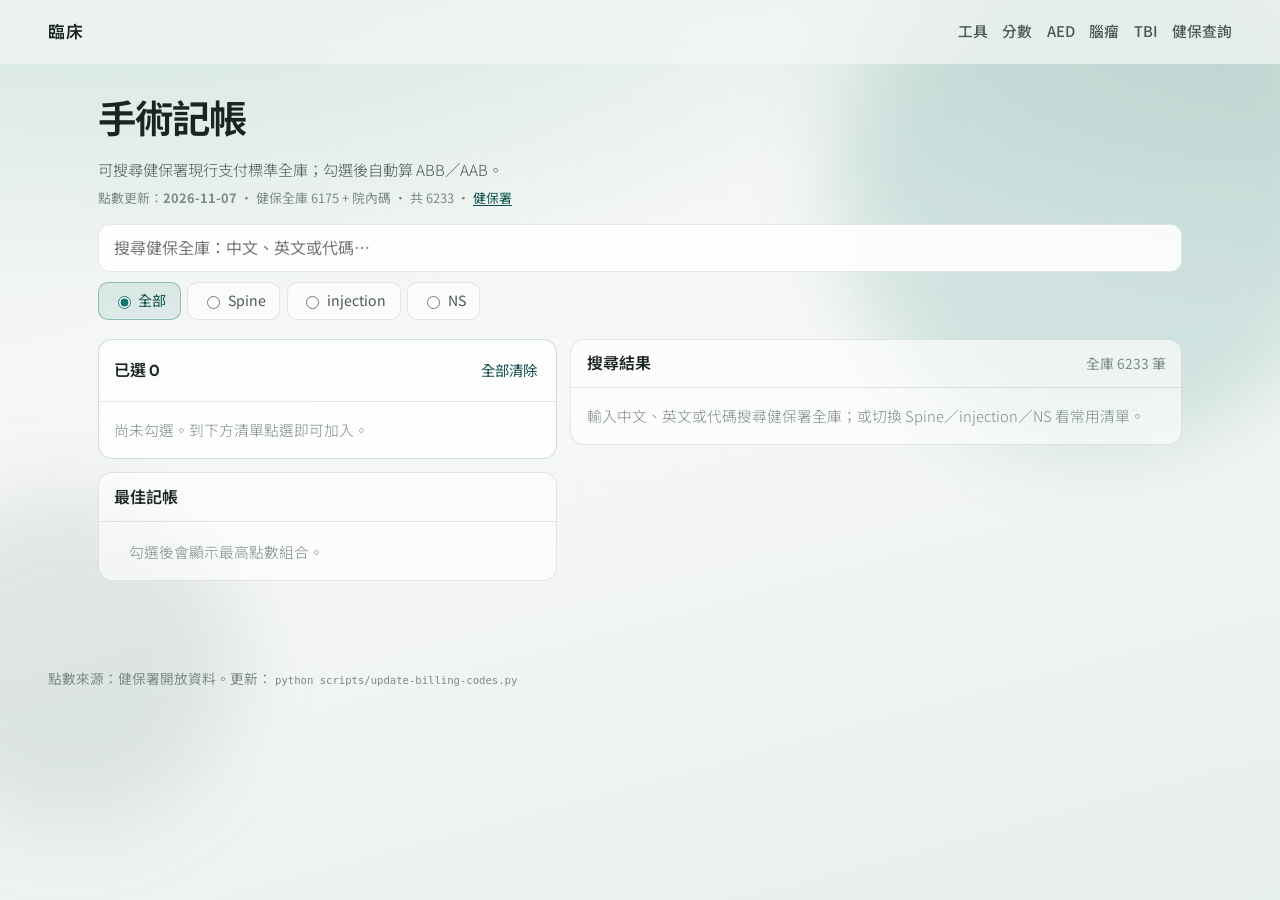
<file: tools/surgery-billing/index.html>
<!DOCTYPE html>
<html lang="zh-Hant">
  <head>
    <meta charset="UTF-8" />
    <meta name="viewport" content="width=device-width, initial-scale=1, viewport-fit=cover" />
    <title>手術記帳 · 臨床</title>
    <link rel="preconnect" href="https://fonts.googleapis.com" />
    <link rel="preconnect" href="https://fonts.gstatic.com" crossorigin />
    <link
      href="https://fonts.googleapis.com/css2?family=Noto+Sans+TC:wght@300;400;500;600&family=Outfit:wght@400;500;600;700&display=swap"
      rel="stylesheet"
    />
    <link rel="stylesheet" href="../../styles.css" />
    <link rel="stylesheet" href="billing.css" />
  </head>
  <body class="tool-page">
    <div class="atmosphere" aria-hidden="true">
      <div class="atmosphere__wash"></div>
      <div class="atmosphere__grid"></div>
      <div class="atmosphere__orb atmosphere__orb--a"></div>
      <div class="atmosphere__orb atmosphere__orb--b"></div>
    </div>

    <header class="topbar">
      <a class="topbar__brand" href="../../index.html">臨床</a>
      <nav class="topbar__nav" aria-label="主要導覽">
        <a href="../../index.html#tools">工具</a>
        <a href="../scores/index.html">分數</a>
        <a href="../aed/index.html">AED</a>
        <a href="../brain-tumor/index.html">腦瘤</a>
        <a href="../tbi/index.html">TBI</a>
        <a href="https://info.nhi.gov.tw/INAE5000/INAE5001S01" target="_blank" rel="noopener"
          >健保查詢</a
        >
      </nav>
    </header>

    <main class="billing">
      <header class="billing__intro">
        <h1>手術記帳</h1>
        <p class="billing__lead">可搜尋健保署現行支付標準全庫；勾選後自動算 ABB／AAB。</p>
        <p class="billing__meta" id="data-meta">載入點數資料中…</p>
      </header>

      <section class="billing__controls" aria-label="搜尋與篩選">
        <label class="search">
          <span class="visually-hidden">搜尋</span>
          <input
            id="search"
            type="search"
            enterkeyhint="search"
            placeholder="搜尋健保全庫：中文、英文或代碼…"
            autocomplete="off"
          />
        </label>
        <div class="filters" role="group" aria-label="資料來源">
          <label class="chip"><input type="radio" name="filter" value="all" checked />全部</label>
          <label class="chip"><input type="radio" name="filter" value="spine" />Spine</label>
          <label class="chip"><input type="radio" name="filter" value="opd" />injection</label>
          <label class="chip"><input type="radio" name="filter" value="830" />NS</label>
        </div>
      </section>

      <div class="billing__layout">
        <section class="panel panel--selected" id="selected-panel" aria-labelledby="selected-title">
          <div class="panel__head">
            <h2 id="selected-title">已選 <span id="selected-count">0</span></h2>
            <button type="button" class="text-btn" id="clear-selection">全部清除</button>
          </div>
          <ul class="selected-list" id="selected-list"></ul>
          <p class="empty-hint" id="selected-empty">尚未勾選。到下方清單點選即可加入。</p>
        </section>

        <aside class="panel panel--result" aria-labelledby="result-title">
          <div class="panel__head">
            <h2 id="result-title">最佳記帳</h2>
          </div>
          <div class="picked" id="picked-summary">
            <p class="picked__empty">勾選後會顯示最高點數組合。</p>
          </div>
          <div class="rule-card" id="rule-card" hidden>
            <p class="rule-card__mode" id="rule-mode"></p>
            <ol class="rule-card__list" id="rule-list"></ol>
            <p class="rule-card__total">
              合計 <strong id="rule-total">0</strong> 點
            </p>
          </div>
        </aside>

        <section class="panel panel--list" aria-labelledby="results-title">
          <div class="panel__head">
            <h2 id="results-title">搜尋結果</h2>
            <p id="results-count">0</p>
          </div>
          <ul class="code-list" id="code-list"></ul>
          <p class="empty-hint" id="list-empty" hidden>沒有符合的項目。</p>
        </section>
      </div>
    </main>

    <div class="dock" id="dock" hidden>
      <button type="button" class="dock__btn" id="dock-selected">
        已選 <strong id="dock-count">0</strong>
      </button>
      <button type="button" class="dock__btn dock__btn--accent" id="dock-result">
        合計 <strong id="dock-total">0</strong>
      </button>
    </div>

    <footer class="footer">
      <p>
        點數來源：健保署開放資料。更新：
        <code>python scripts/update-billing-codes.py</code>
      </p>
    </footer>

    <script src="../../data/billing-codes.js"></script>
    <script src="billing.js"></script>
  </body>
</html>
</file>
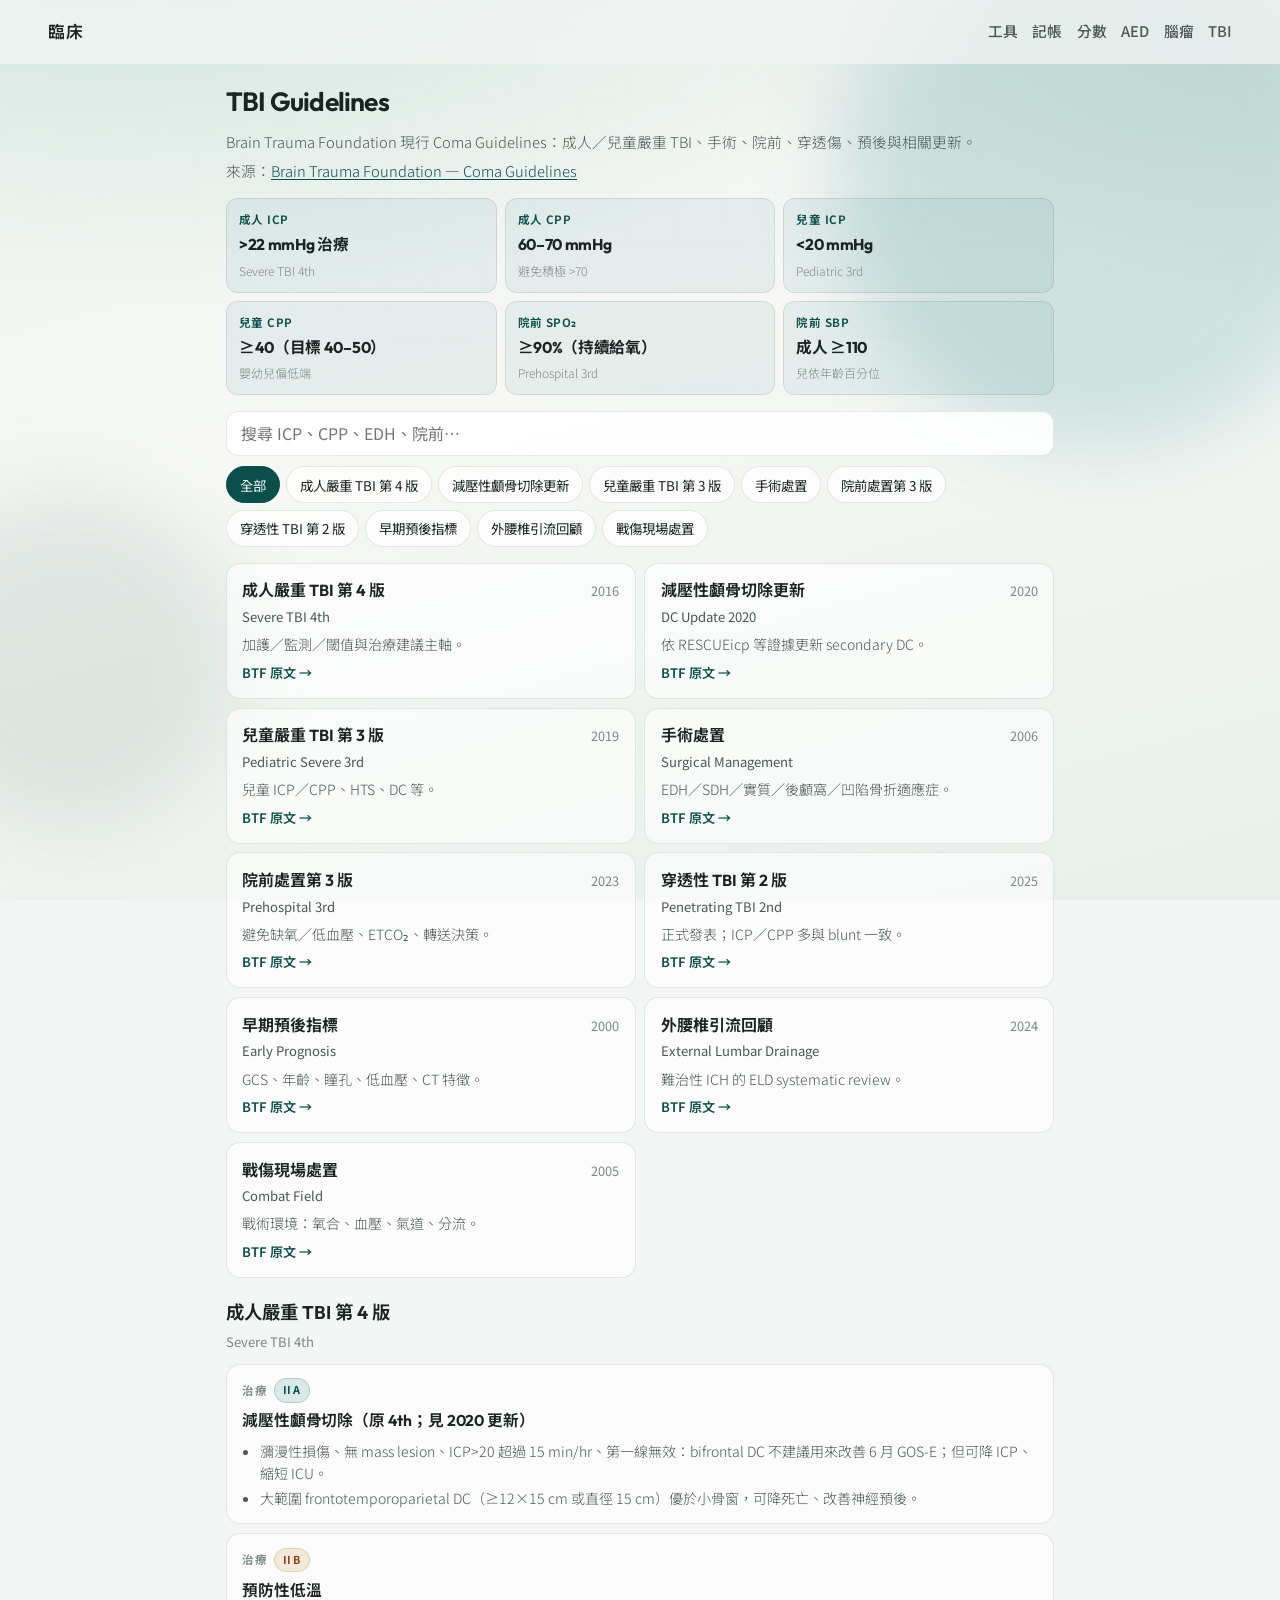
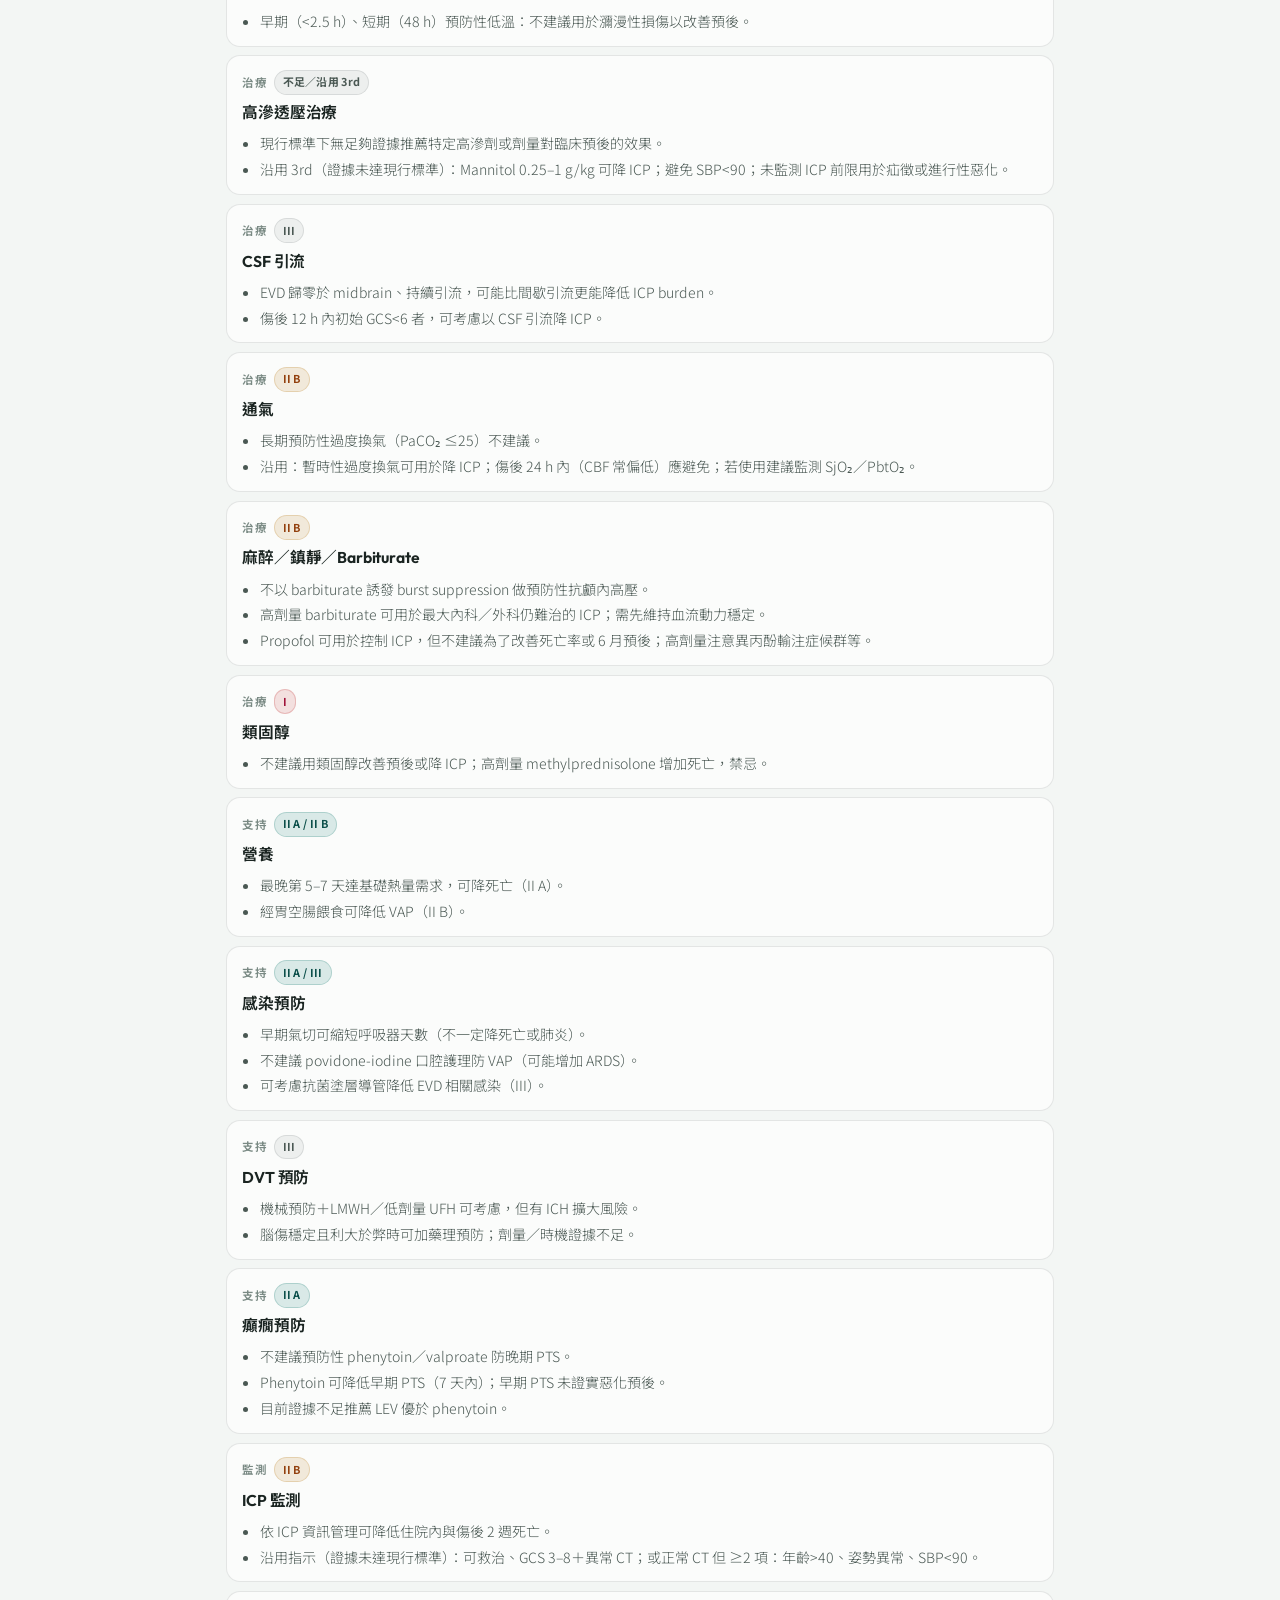
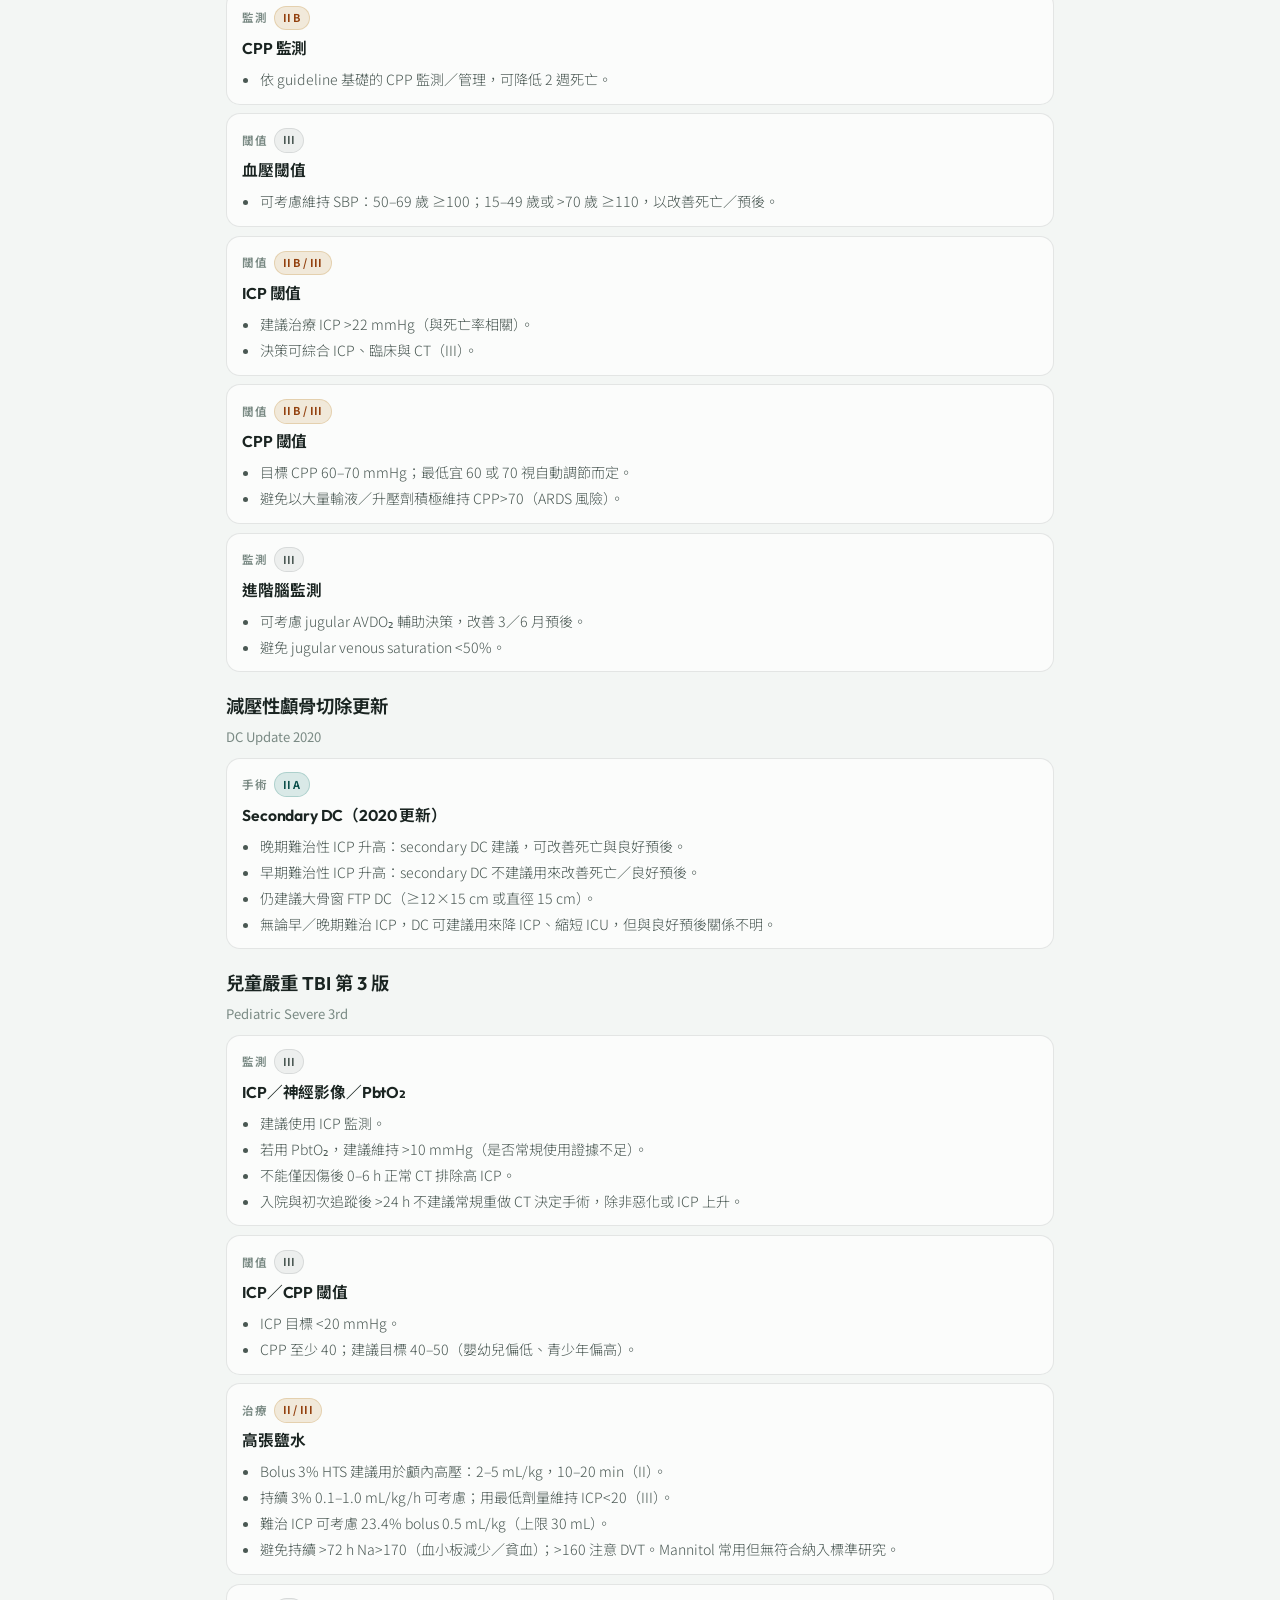
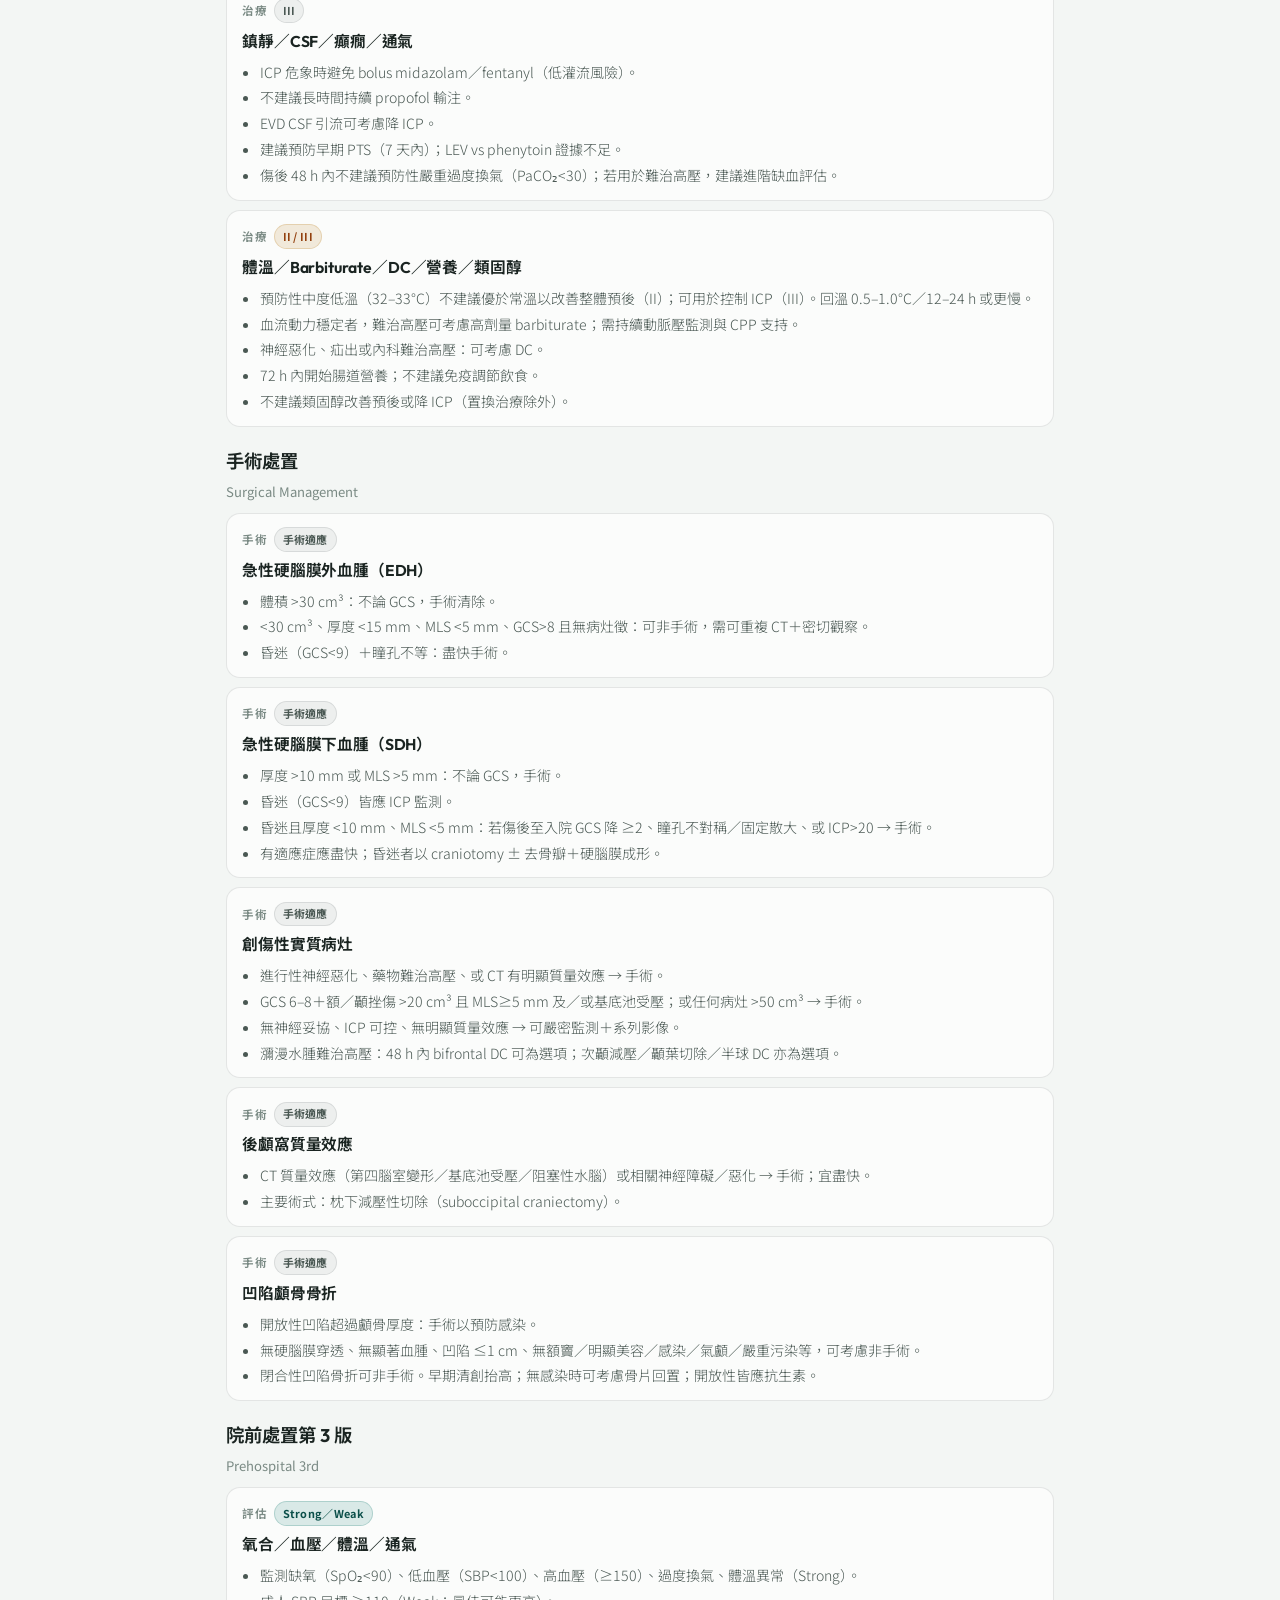
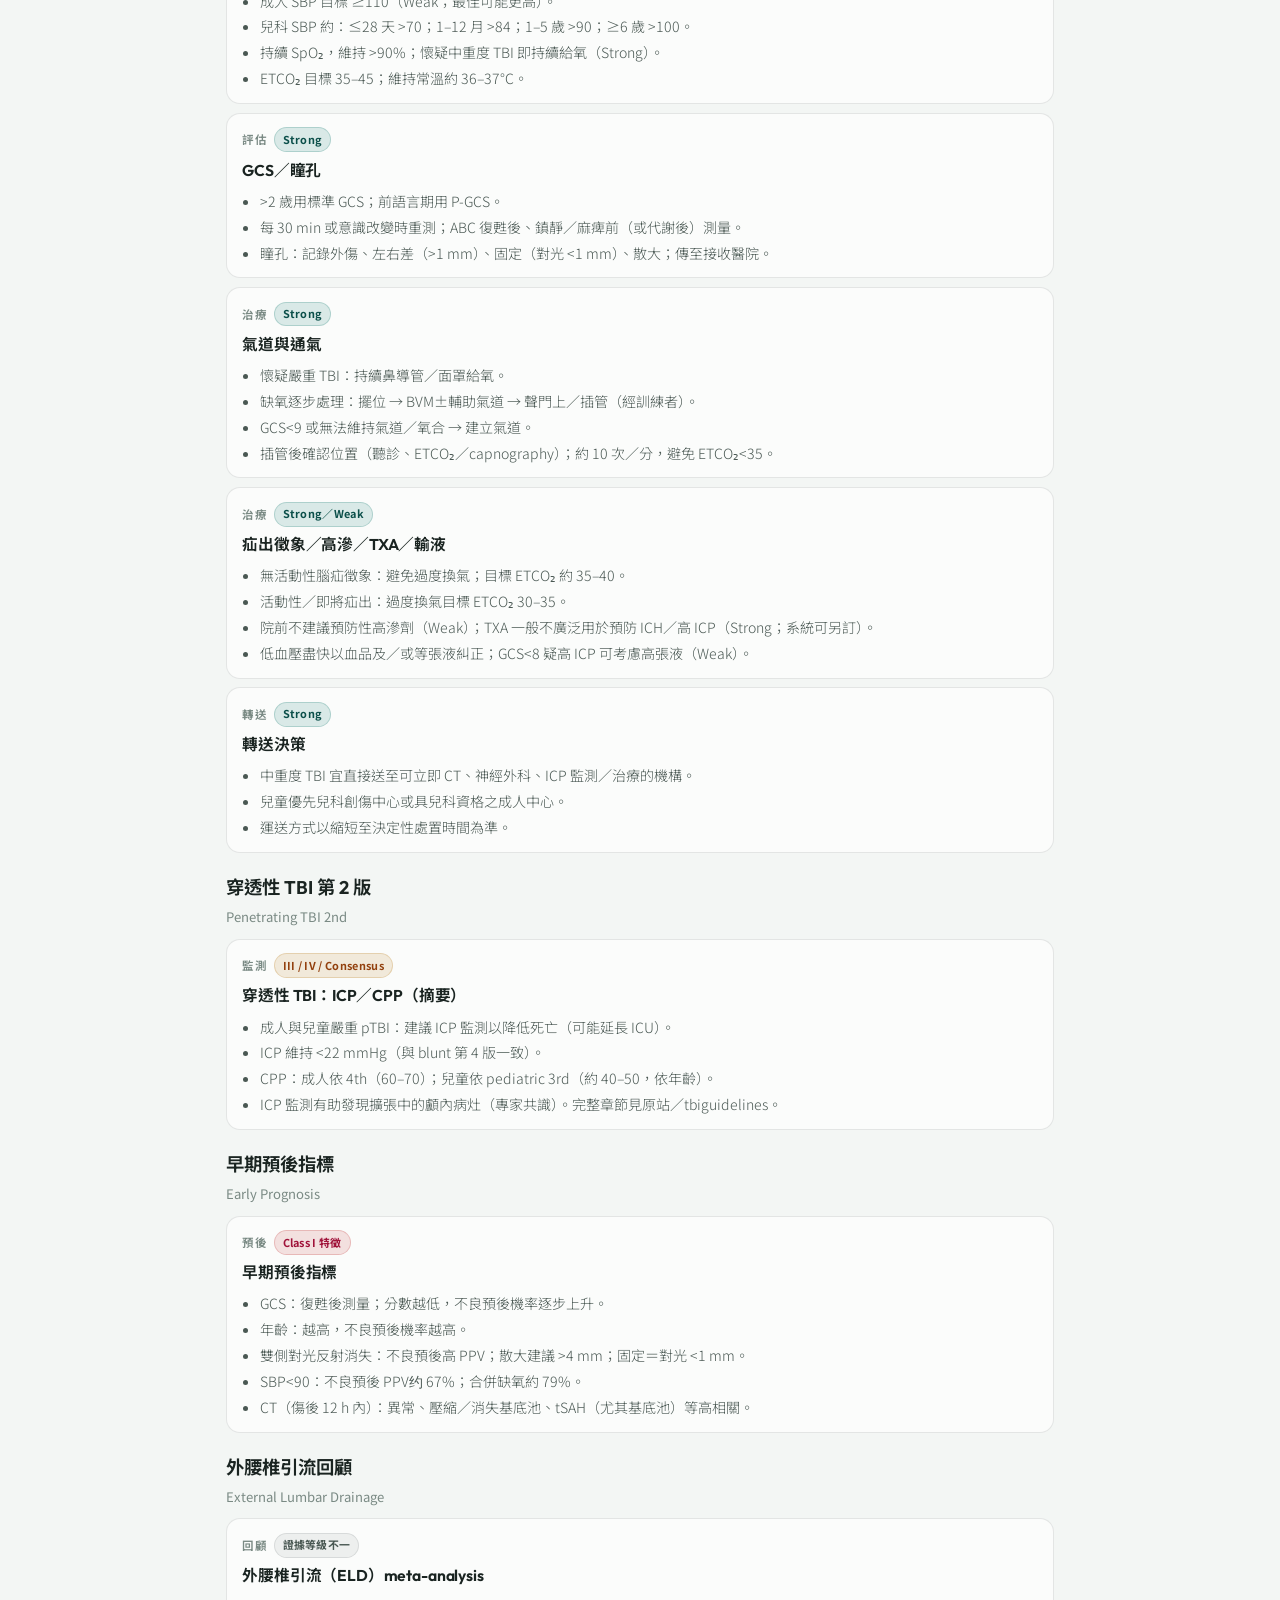
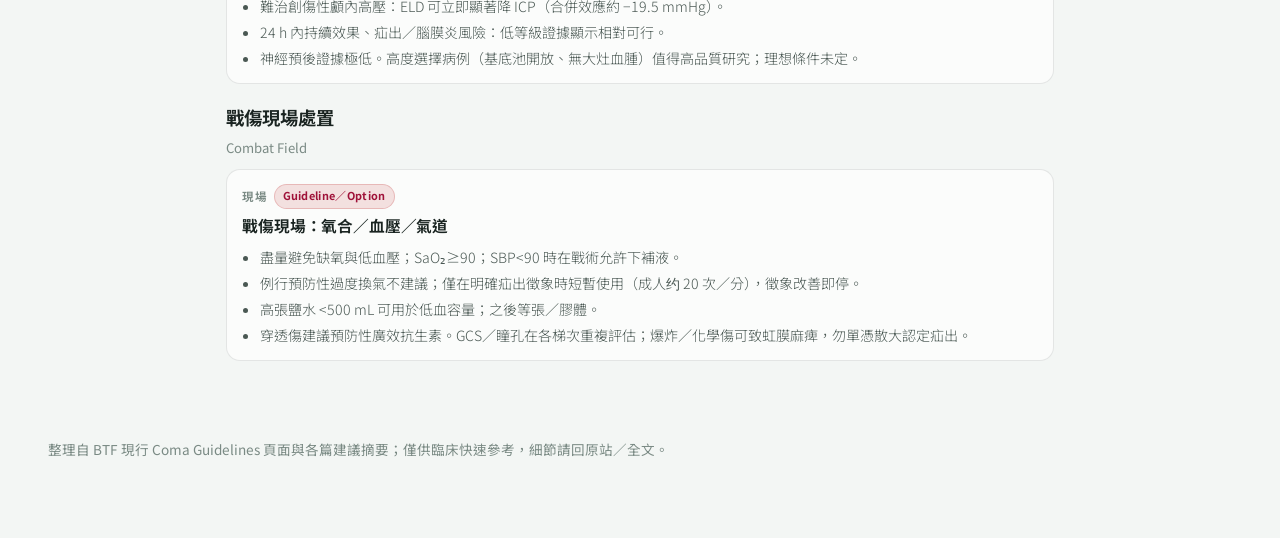
<file: tools/tbi/index.html>
<!DOCTYPE html>
<html lang="zh-Hant">
  <head>
    <meta charset="UTF-8" />
    <meta name="viewport" content="width=device-width, initial-scale=1, viewport-fit=cover" />
    <title>TBI Guidelines · 臨床</title>
    <link rel="preconnect" href="https://fonts.googleapis.com" />
    <link rel="preconnect" href="https://fonts.gstatic.com" crossorigin />
    <link
      href="https://fonts.googleapis.com/css2?family=Noto+Sans+TC:wght@300;400;500;600&family=Outfit:wght@400;500;600;700&display=swap"
      rel="stylesheet"
    />
    <link rel="stylesheet" href="../../styles.css" />
    <link rel="stylesheet" href="tbi.css?v=20251113a" />
  </head>
  <body class="tool-page">
    <div class="atmosphere" aria-hidden="true">
      <div class="atmosphere__wash"></div>
      <div class="atmosphere__grid"></div>
      <div class="atmosphere__orb atmosphere__orb--a"></div>
      <div class="atmosphere__orb atmosphere__orb--b"></div>
    </div>

    <header class="topbar">
      <a class="topbar__brand" href="../../index.html">臨床</a>
      <nav class="topbar__nav" aria-label="主要導覽">
        <a href="../../index.html#tools">工具</a>
        <a href="../surgery-billing/index.html">記帳</a>
        <a href="../scores/index.html">分數</a>
        <a href="../aed/index.html">AED</a>
        <a href="../brain-tumor/index.html">腦瘤</a>
        <a href="./index.html" aria-current="page">TBI</a>
      </nav>
    </header>

    <main class="tbi">
      <header class="tbi__intro">
        <h1>TBI Guidelines</h1>
        <p class="tbi__lead">
          Brain Trauma Foundation 現行 Coma Guidelines：成人／兒童嚴重 TBI、手術、院前、穿透傷、預後與相關更新。
        </p>
        <p class="tbi__meta" id="tbi-meta"></p>
      </header>

      <section class="thresholds" id="thresholds" aria-label="常用閾值"></section>

      <section class="tbi__controls" aria-label="篩選與搜尋">
        <label class="search">
          <span class="visually-hidden">搜尋</span>
          <input id="search" type="search" placeholder="搜尋 ICP、CPP、EDH、院前…" autocomplete="off" />
        </label>
        <div class="filters" id="filters" role="group" aria-label="Guideline 篩選"></div>
      </section>

      <section aria-label="Guideline 列表">
        <div class="guide-grid" id="guide-list"></div>
      </section>

      <section aria-label="建議摘要" id="topic-list"></section>
    </main>

    <footer class="footer">
      <p id="tbi-footer">僅供臨床參考。</p>
    </footer>

    <script src="tbi-data.js?v=20251113a"></script>
    <script src="tbi.js?v=20251113a"></script>
  </body>
</html>
</file>
<file: styles.css>
:root {
  --ink: #1a2421;
  --ink-soft: #4a5853;
  --muted: #7a8a84;
  --line: rgba(26, 36, 33, 0.1);
  --paper: #f3f6f4;
  --surface: rgba(255, 255, 255, 0.62);
  --accent: #0f766e;
  --accent-deep: #0b4f4a;
  --glow: rgba(15, 118, 110, 0.16);
  --radius: 14px;
  --font-display: "Outfit", "Noto Sans TC", sans-serif;
  --font-body: "Noto Sans TC", "Outfit", sans-serif;
  --ease: cubic-bezier(0.22, 1, 0.36, 1);
}

*,
*::before,
*::after {
  box-sizing: border-box;
}

.visually-hidden {
  position: absolute;
  width: 1px;
  height: 1px;
  padding: 0;
  margin: -1px;
  overflow: hidden;
  clip: rect(0, 0, 0, 0);
  white-space: nowrap;
  border: 0;
}

html {
  scroll-behavior: smooth;
}

body {
  margin: 0;
  min-height: 100vh;
  color: var(--ink);
  font-family: var(--font-body);
  font-weight: 400;
  line-height: 1.65;
  background: var(--paper);
  overflow-x: hidden;
}

a {
  color: inherit;
  text-decoration: none;
}

.atmosphere {
  position: fixed;
  inset: 0;
  z-index: -1;
  pointer-events: none;
  overflow: hidden;
}

.atmosphere__wash {
  position: absolute;
  inset: 0;
  background:
    radial-gradient(120% 80% at 12% -10%, rgba(180, 214, 205, 0.55), transparent 55%),
    radial-gradient(90% 70% at 100% 0%, rgba(210, 222, 216, 0.7), transparent 50%),
    linear-gradient(165deg, #eef3f0 0%, #f7f8f6 42%, #e7efeb 100%);
}

.atmosphere__grid {
  position: absolute;
  inset: 0;
  opacity: 0.28;
  background-image:
    linear-gradient(rgba(26, 36, 33, 0.04) 1px, transparent 1px),
    linear-gradient(90deg, rgba(26, 36, 33, 0.04) 1px, transparent 1px);
  background-size: 48px 48px;
  mask-image: radial-gradient(ellipse 70% 60% at 50% 30%, #000 20%, transparent 75%);
}

.atmosphere__orb {
  position: absolute;
  border-radius: 50%;
  filter: blur(40px);
  animation: drift 18s var(--ease) infinite alternate;
}

.atmosphere__orb--a {
  width: 42vw;
  height: 42vw;
  max-width: 520px;
  max-height: 520px;
  top: -8%;
  right: -6%;
  background: var(--glow);
}

.atmosphere__orb--b {
  width: 28vw;
  height: 28vw;
  max-width: 340px;
  max-height: 340px;
  bottom: 8%;
  left: -8%;
  background: rgba(90, 130, 118, 0.14);
  animation-duration: 22s;
  animation-delay: -4s;
}

@keyframes drift {
  from {
    transform: translate3d(0, 0, 0) scale(1);
  }
  to {
    transform: translate3d(-2%, 4%, 0) scale(1.06);
  }
}

.topbar {
  position: sticky;
  top: 0;
  z-index: 20;
  display: flex;
  align-items: center;
  justify-content: space-between;
  padding: 1.1rem clamp(1.25rem, 4vw, 3rem);
  backdrop-filter: blur(14px);
  background: rgba(243, 246, 244, 0.72);
  border-bottom: 1px solid transparent;
  transition: border-color 0.3s var(--ease);
}

.topbar.is-scrolled {
  border-bottom-color: var(--line);
}

.topbar__brand {
  font-family: var(--font-display);
  font-weight: 600;
  letter-spacing: 0.04em;
  font-size: 1.05rem;
}

.topbar__nav {
  display: flex;
  align-items: center;
  gap: 0.9rem;
}

.topbar__nav a {
  color: var(--ink-soft);
  font-size: 0.92rem;
  font-weight: 500;
  transition: color 0.2s ease;
}

.topbar__nav a:hover {
  color: var(--accent-deep);
}

.hero {
  display: grid;
  align-items: end;
  min-height: calc(100svh - 4.2rem);
  padding: clamp(2.5rem, 8vh, 6rem) clamp(1.25rem, 4vw, 3rem)
    clamp(3rem, 8vh, 5rem);
}

.hero__brand {
  margin: 0 0 1.1rem;
  font-family: var(--font-display);
  font-size: clamp(3.2rem, 8vw, 5.6rem);
  font-weight: 700;
  letter-spacing: -0.03em;
  line-height: 0.95;
  color: var(--ink);
  opacity: 0;
  animation: rise 0.9s var(--ease) 0.05s forwards;
}

.hero h1 {
  margin: 0;
  max-width: 11ch;
  font-family: var(--font-display);
  font-size: clamp(1.55rem, 3.2vw, 2.25rem);
  font-weight: 500;
  letter-spacing: -0.02em;
  line-height: 1.25;
  color: var(--ink);
  opacity: 0;
  animation: rise 0.9s var(--ease) 0.16s forwards;
}

.hero__lead {
  margin: 1.15rem 0 0;
  max-width: 28rem;
  color: var(--ink-soft);
  font-size: 1.02rem;
  font-weight: 300;
  opacity: 0;
  animation: rise 0.9s var(--ease) 0.28s forwards;
}

.hero__actions {
  margin-top: 2rem;
  opacity: 0;
  animation: rise 0.9s var(--ease) 0.4s forwards;
}

.btn {
  display: inline-flex;
  align-items: center;
  justify-content: center;
  min-height: 2.75rem;
  padding: 0 1.25rem;
  border-radius: 10px;
  font-family: var(--font-display);
  font-size: 0.95rem;
  font-weight: 500;
  letter-spacing: 0.01em;
  transition:
    transform 0.25s var(--ease),
    background 0.25s ease,
    color 0.25s ease;
}

.btn--primary {
  background: var(--ink);
  color: #f5f8f6;
}

.btn--primary:hover {
  background: var(--accent-deep);
  transform: translateY(-1px);
}

@keyframes rise {
  from {
    opacity: 0;
    transform: translateY(16px);
  }
  to {
    opacity: 1;
    transform: translateY(0);
  }
}

.tools {
  padding: 0 clamp(1.25rem, 4vw, 3rem) clamp(4rem, 10vh, 6.5rem);
}

.tools__head {
  max-width: 36rem;
  margin-bottom: 2rem;
  padding-top: 1rem;
  border-top: 1px solid var(--line);
}

.tools__head h2 {
  margin: 1.5rem 0 0.4rem;
  font-family: var(--font-display);
  font-size: 1.35rem;
  font-weight: 600;
  letter-spacing: -0.02em;
}

.tools__head p {
  margin: 0;
  color: var(--ink-soft);
  font-weight: 300;
}

.tool-list {
  list-style: none;
  margin: 0;
  padding: 0;
  display: grid;
  gap: 0.75rem;
}

.tool-link {
  display: grid;
  grid-template-columns: 1fr auto;
  gap: 0.35rem 1rem;
  align-items: center;
  padding: 1.15rem 1.2rem;
  border: 1px solid var(--line);
  border-radius: var(--radius);
  background: rgba(255, 255, 255, 0.55);
  transition:
    border-color 0.25s ease,
    background 0.25s ease,
    transform 0.25s var(--ease);
}

.tool-link:hover {
  border-color: rgba(15, 118, 110, 0.35);
  background: rgba(255, 255, 255, 0.85);
  transform: translateY(-1px);
}

.tool-link__name {
  font-family: var(--font-display);
  font-weight: 550;
  font-size: 1.05rem;
  letter-spacing: -0.01em;
}

.tool-link__desc {
  grid-column: 1 / -1;
  color: var(--ink-soft);
  font-size: 0.92rem;
  font-weight: 300;
}

.tool-link__arrow {
  color: var(--muted);
  font-family: var(--font-display);
  font-size: 1.1rem;
}

.empty {
  padding: 2.5rem 1.25rem;
  border: 1px dashed rgba(26, 36, 33, 0.18);
  border-radius: var(--radius);
  text-align: center;
  background: rgba(255, 255, 255, 0.35);
}

.empty__label {
  margin: 0;
  font-family: var(--font-display);
  font-weight: 500;
  letter-spacing: -0.01em;
}

.empty__hint {
  margin: 0.45rem 0 0;
  color: var(--muted);
  font-size: 0.92rem;
  font-weight: 300;
}

.footer {
  padding: 1.5rem clamp(1.25rem, 4vw, 3rem) 2.5rem;
  color: var(--muted);
  font-size: 0.85rem;
}

@media (max-width: 860px) {
  .hero {
    align-items: start;
    min-height: auto;
    padding-top: 2.25rem;
  }

  .hero h1 {
    max-width: 14ch;
  }
}

@media (prefers-reduced-motion: reduce) {
  *,
  *::before,
  *::after {
    animation: none !important;
    transition: none !important;
  }

  .hero__brand,
  .hero h1,
  .hero__lead,
  .hero__actions {
    opacity: 1;
    transform: none;
  }
}
</file>
<file: tools/aed/aed.css>
.tool-page {
  padding-bottom: calc(1.5rem + env(safe-area-inset-bottom, 0px));
}

.aed {
  padding: 1rem 1rem 2.5rem;
  max-width: 780px;
  margin: 0 auto;
}

.aed__intro h1 {
  margin: 0;
  font-family: var(--font-display);
  font-size: 1.65rem;
  font-weight: 650;
  letter-spacing: -0.03em;
}

.aed__lead,
.aed__meta {
  margin: 0.45rem 0 0;
  color: var(--ink-soft);
  font-weight: 300;
  font-size: 0.92rem;
  line-height: 1.5;
}

.aed__meta a {
  color: var(--accent-deep);
  text-decoration: underline;
  text-underline-offset: 2px;
}

.panel {
  margin-top: 1rem;
  border: 1px solid var(--line);
  border-radius: 14px;
  background: rgba(255, 255, 255, 0.62);
  overflow: hidden;
}

.panel__head {
  padding: 0.75rem 0.95rem;
  border-bottom: 1px solid var(--line);
}

.panel__head h2 {
  margin: 0;
  font-family: var(--font-display);
  font-size: 1rem;
  font-weight: 600;
}

.timeline-tabs {
  display: flex;
  gap: 0.4rem;
  padding: 0.7rem 0.85rem 0;
  overflow-x: auto;
  scrollbar-width: none;
}

.timeline-tabs::-webkit-scrollbar {
  display: none;
}

.timeline {
  list-style: none;
  margin: 0;
  padding: 0.7rem 0.95rem 1rem;
  display: grid;
  gap: 0.55rem;
}

.timeline li {
  display: grid;
  grid-template-columns: 5.2rem 1fr;
  gap: 0.55rem;
  padding: 0.65rem 0.7rem;
  border-radius: 10px;
  background: rgba(15, 118, 110, 0.06);
  border: 1px solid rgba(15, 118, 110, 0.12);
}

.timeline__t {
  font-family: var(--font-display);
  font-weight: 650;
  font-size: 0.82rem;
  color: var(--accent-deep);
}

.timeline__title {
  font-family: var(--font-display);
  font-weight: 600;
  font-size: 0.95rem;
}

.timeline__detail {
  margin: 0.2rem 0 0;
  color: var(--ink-soft);
  font-size: 0.86rem;
  font-weight: 300;
  line-height: 1.4;
}

.weight-bar {
  position: sticky;
  top: 3.4rem;
  z-index: 12;
  margin-top: 1rem;
  padding: 0.75rem 0.9rem;
  border: 1px solid var(--line);
  border-radius: 14px;
  background: rgba(243, 246, 244, 0.94);
  backdrop-filter: blur(12px);
}

.weight-field {
  display: grid;
  grid-template-columns: auto 1fr;
  gap: 0.75rem;
  align-items: center;
}

.weight-field__label {
  font-family: var(--font-display);
  font-weight: 650;
}

.weight-field__input {
  display: grid;
  grid-template-columns: 1fr auto;
  gap: 0.45rem;
  align-items: center;
}

.weight-field__input input {
  width: 100%;
  min-height: 2.8rem;
  padding: 0 0.8rem;
  border: 1px solid var(--line);
  border-radius: 10px;
  background: rgba(255, 255, 255, 0.92);
  color: var(--ink);
  font: inherit;
  font-size: 1.05rem;
}

.weight-hint {
  margin: 0.45rem 0 0;
  color: var(--muted);
  font-size: 0.84rem;
  font-weight: 300;
}

.aed__controls {
  margin-top: 0.85rem;
  display: grid;
  gap: 0.65rem;
}

.dose-panel {
  display: grid;
  gap: 0.55rem;
  padding: 0.75rem;
  border-radius: 12px;
  background: rgba(15, 118, 110, 0.08);
  border: 1px solid rgba(15, 118, 110, 0.16);
}

.calc-block__title {
  font-family: var(--font-display);
  font-size: 0.78rem;
  font-weight: 650;
  letter-spacing: 0.04em;
  text-transform: uppercase;
  color: var(--accent-deep);
  margin-bottom: 0.35rem;
}

.calc-row + .calc-row {
  margin-top: 0.45rem;
  padding-top: 0.45rem;
  border-top: 1px solid rgba(15, 118, 110, 0.12);
}

.calc-row__label {
  color: var(--muted);
  font-size: 0.78rem;
}

.calc-row__value {
  font-family: var(--font-display);
  font-size: 1.15rem;
  font-weight: 700;
  letter-spacing: -0.02em;
  color: var(--ink);
}

.calc-row__detail {
  color: var(--ink-soft);
  font-size: 0.82rem;
  font-weight: 300;
}

.search input {
  width: 100%;
  min-height: 3rem;
  padding: 0 0.95rem;
  border: 1px solid var(--line);
  border-radius: 12px;
  background: rgba(255, 255, 255, 0.88);
  color: var(--ink);
  font: inherit;
  font-size: 1rem;
  outline: none;
  -webkit-appearance: none;
}

.filters {
  display: flex;
  gap: 0.4rem;
  overflow-x: auto;
  scrollbar-width: none;
}

.filters::-webkit-scrollbar {
  display: none;
}

.chip {
  flex: 0 0 auto;
  min-height: 2.35rem;
  padding: 0 0.85rem;
  border: 1px solid var(--line);
  border-radius: 10px;
  background: rgba(255, 255, 255, 0.55);
  color: var(--ink-soft);
  font: inherit;
  font-size: 0.88rem;
  cursor: pointer;
  -webkit-tap-highlight-color: transparent;
}

.chip.is-on {
  border-color: rgba(15, 118, 110, 0.4);
  background: rgba(15, 118, 110, 0.1);
  color: var(--accent-deep);
}

.drug-list {
  list-style: none;
  margin: 0.85rem 0 0;
  padding: 0;
  display: grid;
  gap: 0.7rem;
}

.drug {
  border: 1px solid var(--line);
  border-radius: 14px;
  background: rgba(255, 255, 255, 0.68);
  overflow: hidden;
}

.drug__head {
  width: 100%;
  display: grid;
  gap: 0.2rem;
  text-align: left;
  padding: 0.95rem 1rem;
  border: 0;
  background: transparent;
  color: inherit;
  font: inherit;
  cursor: pointer;
  -webkit-tap-highlight-color: transparent;
}

.drug__name {
  font-family: var(--font-display);
  font-weight: 650;
  letter-spacing: -0.01em;
}

.drug__zh {
  color: var(--ink-soft);
  font-size: 0.9rem;
  font-weight: 300;
}

.drug__tags {
  display: flex;
  flex-wrap: wrap;
  gap: 0.3rem;
  margin-top: 0.4rem;
}

.tag {
  display: inline-flex;
  padding: 0.1rem 0.45rem;
  border-radius: 6px;
  background: rgba(26, 36, 33, 0.06);
  color: var(--muted);
  font-size: 0.72rem;
}

.tag--1st {
  background: rgba(15, 118, 110, 0.12);
  color: var(--accent-deep);
}

.tag--2nd {
  background: rgba(40, 90, 140, 0.12);
  color: #245078;
}

.tag--3rd {
  background: rgba(140, 70, 40, 0.12);
  color: #7a3f1c;
}

.tag--immune {
  background: rgba(100, 60, 130, 0.12);
  color: #5a3874;
}

.drug__body {
  display: none;
  padding: 0 1rem 1rem;
  border-top: 1px solid var(--line);
}

.drug.is-open .drug__body {
  display: grid;
  gap: 0.65rem;
  padding-top: 0.85rem;
}

.row {
  display: grid;
  gap: 0.15rem;
}

.row__k {
  font-family: var(--font-display);
  font-size: 0.78rem;
  font-weight: 600;
  letter-spacing: 0.04em;
  text-transform: uppercase;
  color: var(--muted);
}

.row__v {
  color: var(--ink);
  font-size: 0.92rem;
  font-weight: 300;
  line-height: 1.45;
}

.row--side .row__v {
  color: #8a3a30;
}

.visually-hidden {
  position: absolute;
  width: 1px;
  height: 1px;
  padding: 0;
  margin: -1px;
  overflow: hidden;
  clip: rect(0, 0, 0, 0);
  border: 0;
}

@media (min-width: 720px) {
  .timeline li {
    grid-template-columns: 6.5rem 1fr;
  }
}
</file>
<file: tools/brain-tumor/brain-tumor.css>
.tool-page {
  padding-bottom: calc(1.5rem + env(safe-area-inset-bottom, 0px));
}

.bt {
  padding: 1rem 1rem 2.5rem;
  max-width: 820px;
  margin: 0 auto;
}

.bt__intro h1 {
  margin: 0;
  font-family: var(--font-display);
  font-size: 1.65rem;
  font-weight: 650;
  letter-spacing: -0.03em;
}

.bt__lead,
.bt__meta {
  margin: 0.45rem 0 0;
  color: var(--ink-soft);
  font-weight: 300;
  font-size: 0.92rem;
  line-height: 1.5;
}

.bt__meta a {
  color: var(--accent-deep);
  text-decoration: underline;
  text-underline-offset: 2px;
}

.bt__controls {
  margin-top: 1rem;
  display: grid;
  gap: 0.65rem;
}

.view-tabs,
.filters {
  display: flex;
  flex-wrap: wrap;
  gap: 0.4rem;
}

.chip {
  appearance: none;
  border: 1px solid var(--line);
  background: rgba(255, 255, 255, 0.72);
  color: var(--ink);
  border-radius: 999px;
  padding: 0.42rem 0.85rem;
  font: inherit;
  font-size: 0.88rem;
  cursor: pointer;
}

.chip--soft {
  background: rgba(15, 118, 110, 0.05);
}

.chip.is-active {
  background: var(--accent-deep);
  border-color: var(--accent-deep);
  color: #f4faf8;
}

.search input {
  width: 100%;
  min-height: 2.8rem;
  padding: 0 0.9rem;
  border: 1px solid var(--line);
  border-radius: 12px;
  background: rgba(255, 255, 255, 0.88);
  color: var(--ink);
  font: inherit;
}

.search input:disabled {
  opacity: 0.55;
}

.panel-block {
  margin-top: 1rem;
}

.family {
  margin-top: 0.9rem;
  border: 1px solid var(--line);
  border-radius: 14px;
  background: rgba(255, 255, 255, 0.62);
  overflow: hidden;
}

.family__head {
  padding: 0.75rem 0.95rem;
  border-bottom: 1px solid var(--line);
  background: rgba(15, 118, 110, 0.05);
}

.family__head h3 {
  margin: 0;
  font-family: var(--font-display);
  font-size: 1rem;
  font-weight: 650;
}

.family__head p {
  margin: 0.2rem 0 0;
  color: var(--muted);
  font-size: 0.82rem;
  font-weight: 300;
}

.tumor-list {
  list-style: none;
  margin: 0;
  padding: 0.35rem 0.55rem 0.55rem;
  display: grid;
  gap: 0.35rem;
}

.tumor-card {
  padding: 0.65rem 0.7rem;
  border-radius: 10px;
  border: 1px solid transparent;
}

.tumor-card:nth-child(odd) {
  background: rgba(15, 118, 110, 0.04);
}

.tumor-card__name {
  font-family: var(--font-display);
  font-weight: 600;
  font-size: 0.95rem;
  letter-spacing: -0.01em;
  display: flex;
  flex-wrap: wrap;
  gap: 0.4rem;
  align-items: center;
}

.tag {
  font-size: 0.68rem;
  font-weight: 600;
  letter-spacing: 0.04em;
  text-transform: uppercase;
  color: var(--accent-deep);
  background: rgba(15, 118, 110, 0.12);
  border-radius: 999px;
  padding: 0.12rem 0.45rem;
}

.tumor-card__meta {
  margin-top: 0.3rem;
  display: grid;
  gap: 0.2rem;
  color: var(--ink-soft);
  font-size: 0.84rem;
}

.tumor-card__meta em {
  font-style: normal;
  color: var(--accent-deep);
  font-weight: 600;
}

.tumor-card__mol {
  font-family: var(--font-display);
  font-size: 0.86rem;
  color: var(--ink);
}

.tumor-card__note {
  margin: 0.3rem 0 0;
  color: var(--muted);
  font-size: 0.8rem;
  font-weight: 300;
}

.marker-table {
  display: grid;
  gap: 0.45rem;
}

.marker-row {
  display: grid;
  gap: 0.25rem;
  padding: 0.75rem 0.85rem;
  border: 1px solid var(--line);
  border-radius: 12px;
  background: rgba(255, 255, 255, 0.62);
}

.marker-row__gene {
  font-family: var(--font-display);
  font-weight: 650;
  font-size: 0.95rem;
  color: var(--accent-deep);
}

.marker-row__role {
  color: var(--ink-soft);
  font-size: 0.88rem;
  font-weight: 300;
  line-height: 1.45;
}

.keys-grid {
  display: grid;
  gap: 0.75rem;
}

.pearl,
.algo {
  padding: 0.85rem 0.95rem;
  border: 1px solid var(--line);
  border-radius: 14px;
  background: rgba(255, 255, 255, 0.62);
}

.pearl h3,
.algo h3 {
  margin: 0;
  font-family: var(--font-display);
  font-size: 1rem;
  font-weight: 650;
}

.pearl p {
  margin: 0.4rem 0 0;
  color: var(--ink-soft);
  font-size: 0.9rem;
  font-weight: 300;
  line-height: 1.5;
}

.algo ol {
  margin: 0.45rem 0 0;
  padding-left: 1.15rem;
  color: var(--ink-soft);
  font-size: 0.9rem;
  font-weight: 300;
  line-height: 1.55;
}

.algo li + li {
  margin-top: 0.35rem;
}

.empty-hint {
  margin: 1rem 0;
  color: var(--muted);
  text-align: center;
}

@media (min-width: 720px) {
  .marker-row {
    grid-template-columns: minmax(10rem, 0.4fr) 1fr;
    gap: 0.85rem;
    align-items: baseline;
  }

  .keys-grid--pearls {
    grid-template-columns: 1fr 1fr;
  }
}
</file>
<file: tools/scores/scores.css>
.tool-page {
  padding-bottom: calc(1.5rem + env(safe-area-inset-bottom, 0px));
}

.scores {
  padding: 1rem 1rem 2.5rem;
  max-width: 720px;
  margin: 0 auto;
}

.scores__intro h1,
.calc__head h2 {
  margin: 0;
  font-family: var(--font-display);
  font-weight: 650;
  letter-spacing: -0.03em;
}

.scores__intro h1 {
  font-size: 1.65rem;
}

.scores__lead,
.calc__desc {
  margin: 0.4rem 0 0;
  color: var(--ink-soft);
  font-weight: 300;
  font-size: 0.95rem;
}

.search {
  display: block;
  margin-top: 1rem;
}

.search input {
  width: 100%;
  min-height: 3rem;
  padding: 0 0.95rem;
  border: 1px solid var(--line);
  border-radius: 12px;
  background: rgba(255, 255, 255, 0.88);
  color: var(--ink);
  font: inherit;
  font-size: 1rem;
  outline: none;
  -webkit-appearance: none;
}

.search input:focus {
  border-color: rgba(15, 118, 110, 0.45);
  box-shadow: 0 0 0 3px rgba(15, 118, 110, 0.12);
}

.filters {
  display: flex;
  gap: 0.4rem;
  overflow-x: auto;
  margin: 0.75rem 0 0.35rem;
  padding-bottom: 0.15rem;
  -webkit-overflow-scrolling: touch;
  scrollbar-width: none;
}

.filters::-webkit-scrollbar {
  display: none;
}

.chip {
  display: inline-flex;
  align-items: center;
  flex: 0 0 auto;
  min-height: 2.35rem;
  padding: 0 0.85rem;
  border: 1px solid var(--line);
  border-radius: 10px;
  background: rgba(255, 255, 255, 0.55);
  color: var(--ink-soft);
  font-size: 0.88rem;
  cursor: pointer;
  user-select: none;
  -webkit-tap-highlight-color: transparent;
}

.chip.is-on {
  border-color: rgba(15, 118, 110, 0.4);
  background: rgba(15, 118, 110, 0.1);
  color: var(--accent-deep);
}

.score-list {
  list-style: none;
  margin: 0.85rem 0 0;
  padding: 0;
  display: grid;
  gap: 0.55rem;
}

.score-card {
  display: grid;
  gap: 0.2rem;
  width: 100%;
  text-align: left;
  min-height: 3.6rem;
  padding: 0.95rem 1rem;
  border: 1px solid var(--line);
  border-radius: 14px;
  background: rgba(255, 255, 255, 0.62);
  color: inherit;
  font: inherit;
  cursor: pointer;
  -webkit-tap-highlight-color: transparent;
}

.score-card:active {
  background: rgba(15, 118, 110, 0.08);
}

.score-card__name {
  font-family: var(--font-display);
  font-weight: 650;
  letter-spacing: -0.01em;
}

.score-card__zh {
  color: var(--ink-soft);
  font-size: 0.9rem;
  font-weight: 300;
}

.score-card__cat {
  margin-top: 0.25rem;
  color: var(--muted);
  font-size: 0.75rem;
}

.back-btn {
  border: 0;
  background: transparent;
  color: var(--accent-deep);
  font: inherit;
  font-size: 0.95rem;
  min-height: 2.6rem;
  padding: 0;
  margin-bottom: 0.35rem;
  cursor: pointer;
}

.calc__cat {
  margin: 0;
  color: var(--muted);
  font-size: 0.78rem;
  letter-spacing: 0.06em;
  text-transform: uppercase;
}

.calc__head h2 {
  margin-top: 0.2rem;
  font-size: 1.45rem;
}

.calc__form {
  margin-top: 1rem;
  display: grid;
  gap: 0.85rem;
}

.field {
  border: 1px solid var(--line);
  border-radius: 14px;
  background: rgba(255, 255, 255, 0.62);
  padding: 0.85rem 0.9rem;
}

.field__label {
  display: block;
  margin-bottom: 0.55rem;
  font-family: var(--font-display);
  font-weight: 600;
  font-size: 0.95rem;
}

.field__hint {
  display: block;
  margin-top: -0.25rem;
  margin-bottom: 0.55rem;
  color: var(--muted);
  font-size: 0.8rem;
  font-weight: 300;
}

.choices {
  display: grid;
  gap: 0.4rem;
}

.choice {
  display: grid;
  grid-template-columns: auto 1fr;
  gap: 0.55rem;
  align-items: start;
  min-height: 2.7rem;
  padding: 0.65rem 0.7rem;
  border: 1px solid var(--line);
  border-radius: 10px;
  background: rgba(255, 255, 255, 0.55);
  cursor: pointer;
  -webkit-tap-highlight-color: transparent;
}

.choice:has(input:checked) {
  border-color: rgba(15, 118, 110, 0.4);
  background: rgba(15, 118, 110, 0.1);
}

.choice input {
  margin-top: 0.15rem;
  accent-color: var(--accent);
}

.choice__text strong {
  font-family: var(--font-display);
  font-weight: 650;
}

.choice__text span {
  display: block;
  color: var(--ink-soft);
  font-size: 0.86rem;
  font-weight: 300;
  line-height: 1.4;
}

.field input[type="number"],
.field-select {
  width: 100%;
  min-height: 2.8rem;
  padding: 0 0.8rem;
  border: 1px solid var(--line);
  border-radius: 10px;
  background: rgba(255, 255, 255, 0.9);
  color: var(--ink);
  font: inherit;
  font-size: 0.95rem;
}

.field-select {
  padding-right: 2rem;
}

.result {
  margin-top: 1rem;
  padding: 1rem 1.05rem;
  border-radius: 14px;
  border: 1px solid rgba(15, 118, 110, 0.2);
  background: rgba(15, 118, 110, 0.08);
}

.result__label {
  margin: 0;
  color: var(--accent-deep);
  font-size: 0.8rem;
  letter-spacing: 0.08em;
  text-transform: uppercase;
  font-family: var(--font-display);
}

.result__score {
  margin: 0.25rem 0 0;
  font-family: var(--font-display);
  font-size: 2rem;
  font-weight: 700;
  letter-spacing: -0.03em;
  line-height: 1.15;
}

.result__detail,
.result__note {
  margin: 0.45rem 0 0;
  color: var(--ink-soft);
  font-size: 0.92rem;
  font-weight: 300;
}

.result__note {
  color: var(--muted);
  font-size: 0.84rem;
}

.visually-hidden {
  position: absolute;
  width: 1px;
  height: 1px;
  padding: 0;
  margin: -1px;
  overflow: hidden;
  clip: rect(0, 0, 0, 0);
  border: 0;
}
</file>
<file: tools/surgery-billing/billing.css>
.tool-page {
  padding-bottom: calc(5.5rem + env(safe-area-inset-bottom, 0px));
}

.tool-page .topbar {
  position: sticky;
  top: 0;
}

.billing {
  padding: 1rem 1rem 2rem;
  max-width: 1180px;
  margin: 0 auto;
}

.billing__intro {
  margin-bottom: 1rem;
}

.billing h1 {
  margin: 0;
  font-family: var(--font-display);
  font-size: 1.65rem;
  font-weight: 650;
  letter-spacing: -0.03em;
}

.billing__lead {
  margin: 0.35rem 0 0;
  color: var(--ink-soft);
  font-size: 0.95rem;
  font-weight: 300;
}

.billing__meta {
  margin: 0.45rem 0 0;
  color: var(--muted);
  font-size: 0.8rem;
  line-height: 1.45;
}

.billing__meta a {
  color: var(--accent-deep);
  text-decoration: underline;
  text-underline-offset: 2px;
}

.billing__controls {
  position: sticky;
  top: 3.4rem;
  z-index: 15;
  display: grid;
  gap: 0.65rem;
  margin: 0 -1rem 0.85rem;
  padding: 0.65rem 1rem 0.75rem;
  background: rgba(243, 246, 244, 0.92);
  backdrop-filter: blur(12px);
  border-bottom: 1px solid var(--line);
}

.search input {
  width: 100%;
  min-height: 3rem;
  padding: 0 0.95rem;
  border: 1px solid var(--line);
  border-radius: 12px;
  background: rgba(255, 255, 255, 0.88);
  color: var(--ink);
  font: inherit;
  font-size: 1rem;
  outline: none;
  -webkit-appearance: none;
}

.search input:focus {
  border-color: rgba(15, 118, 110, 0.45);
  box-shadow: 0 0 0 3px rgba(15, 118, 110, 0.12);
}

.filters {
  display: flex;
  gap: 0.4rem;
  overflow-x: auto;
  -webkit-overflow-scrolling: touch;
  scrollbar-width: none;
  padding-bottom: 0.1rem;
}

.filters::-webkit-scrollbar {
  display: none;
}

.chip {
  display: inline-flex;
  align-items: center;
  gap: 0.3rem;
  flex: 0 0 auto;
  min-height: 2.35rem;
  padding: 0 0.85rem;
  border: 1px solid var(--line);
  border-radius: 10px;
  background: rgba(255, 255, 255, 0.55);
  color: var(--ink-soft);
  font-size: 0.88rem;
  cursor: pointer;
  user-select: none;
  -webkit-tap-highlight-color: transparent;
}

.chip:has(input:checked) {
  border-color: rgba(15, 118, 110, 0.4);
  background: rgba(15, 118, 110, 0.1);
  color: var(--accent-deep);
}

.chip input {
  accent-color: var(--accent);
}

.billing__layout {
  display: grid;
  grid-template-columns: 1fr;
  gap: 0.85rem;
  align-items: start;
}

.panel {
  border: 1px solid var(--line);
  border-radius: 14px;
  background: rgba(255, 255, 255, 0.62);
  backdrop-filter: blur(8px);
  overflow: hidden;
}

.panel__head {
  display: flex;
  align-items: center;
  justify-content: space-between;
  gap: 1rem;
  min-height: 3rem;
  padding: 0.65rem 0.95rem;
  border-bottom: 1px solid var(--line);
}

.panel__head h2 {
  margin: 0;
  font-family: var(--font-display);
  font-size: 1rem;
  font-weight: 600;
}

.panel__head p {
  margin: 0;
  color: var(--muted);
  font-size: 0.86rem;
}

.text-btn {
  border: 0;
  background: transparent;
  color: var(--accent-deep);
  font: inherit;
  font-size: 0.9rem;
  min-height: 2.5rem;
  padding: 0 0.25rem;
  cursor: pointer;
  -webkit-tap-highlight-color: transparent;
}

.code-list,
.selected-list,
.rule-card__list {
  list-style: none;
  margin: 0;
  padding: 0;
}

.code-list {
  max-height: none;
}

.code-item {
  display: grid;
  grid-template-columns: auto 1fr auto;
  gap: 0.55rem 0.7rem;
  align-items: start;
  min-height: 3.4rem;
  padding: 0.9rem 0.95rem;
  border-bottom: 1px solid rgba(26, 36, 33, 0.06);
  cursor: pointer;
  -webkit-tap-highlight-color: transparent;
}

.code-item:active {
  background: rgba(15, 118, 110, 0.08);
}

.code-item.is-checked {
  background: rgba(15, 118, 110, 0.08);
}

.code-item.is-optimal {
  box-shadow: inset 3px 0 0 var(--accent);
}

.code-item input {
  width: 1.15rem;
  height: 1.15rem;
  margin-top: 0.15rem;
  accent-color: var(--accent);
}

.code-item__code {
  font-family: var(--font-display);
  font-weight: 600;
  letter-spacing: 0.01em;
}

.code-item__names {
  margin: 0.15rem 0 0;
  color: var(--ink-soft);
  font-size: 0.88rem;
  font-weight: 300;
  line-height: 1.4;
}

.code-item__tags {
  display: flex;
  flex-wrap: wrap;
  gap: 0.3rem;
  margin-top: 0.35rem;
}

.tag {
  display: inline-flex;
  padding: 0.1rem 0.45rem;
  border-radius: 6px;
  background: rgba(26, 36, 33, 0.06);
  color: var(--muted);
  font-size: 0.72rem;
}

.tag--req {
  background: rgba(15, 118, 110, 0.12);
  color: var(--accent-deep);
}

.tag--pay {
  background: rgba(140, 90, 40, 0.12);
  color: #7a4a18;
}

.code-item__points {
  font-family: var(--font-display);
  font-weight: 600;
  white-space: nowrap;
  text-align: right;
}

.empty-hint,
.picked__empty {
  margin: 0;
  padding: 1rem 0.95rem;
  color: var(--muted);
  font-weight: 300;
  font-size: 0.92rem;
}

.panel--selected {
  border-color: rgba(15, 118, 110, 0.22);
  background: rgba(255, 255, 255, 0.78);
}

.selected-list {
  display: grid;
}

.selected-list:empty,
.selected-list:not(:has(li)) {
  display: none;
}

.selected-row {
  display: grid;
  grid-template-columns: 1fr auto;
  gap: 0.55rem;
  align-items: center;
  padding: 0.7rem 0.75rem 0.7rem 0.95rem;
  border-bottom: 1px solid rgba(26, 36, 33, 0.06);
}

.selected-row:last-child {
  border-bottom: 0;
}

.selected-row.is-optimal {
  background: rgba(15, 118, 110, 0.07);
}

.selected-row__main {
  min-width: 0;
}

.selected-row__code {
  font-family: var(--font-display);
  font-weight: 650;
}

.selected-row__code.on {
  color: var(--accent-deep);
}

.selected-row__meta {
  margin: 0.15rem 0 0;
  color: var(--ink-soft);
  font-size: 0.82rem;
  font-weight: 300;
  line-height: 1.35;
  overflow: hidden;
  text-overflow: ellipsis;
  display: -webkit-box;
  -webkit-line-clamp: 2;
  -webkit-box-orient: vertical;
}

.selected-row__side {
  display: flex;
  flex-direction: column;
  align-items: flex-end;
  gap: 0.35rem;
}

.selected-row__points {
  font-family: var(--font-display);
  font-size: 0.9rem;
  font-weight: 600;
  white-space: nowrap;
}

.remove-btn {
  min-width: 3.4rem;
  min-height: 2.55rem;
  padding: 0 0.7rem;
  border: 1px solid rgba(140, 60, 50, 0.28);
  border-radius: 10px;
  background: rgba(180, 70, 55, 0.08);
  color: #8a3a30;
  font: inherit;
  font-size: 0.88rem;
  font-weight: 500;
  cursor: pointer;
  -webkit-tap-highlight-color: transparent;
}

.remove-btn:active {
  background: rgba(180, 70, 55, 0.16);
}

.picked {
  padding: 0.15rem 0.95rem 0;
}

.rule-card {
  margin: 0.55rem 0.85rem 0.95rem;
  padding: 0.9rem;
  border-radius: 12px;
  background: rgba(15, 118, 110, 0.08);
  border: 1px solid rgba(15, 118, 110, 0.18);
}

.rule-card__mode {
  margin: 0 0 0.65rem;
  font-family: var(--font-display);
  font-weight: 600;
  color: var(--accent-deep);
}

.rule-card__list {
  display: grid;
  gap: 0.65rem;
}

.rule-card__list li {
  display: grid;
  grid-template-columns: auto 1fr;
  gap: 0.35rem 0.55rem;
  font-size: 0.9rem;
}

.rule-card__list .slot {
  font-family: var(--font-display);
  font-weight: 700;
  color: var(--accent-deep);
}

.rule-card__list .calc {
  grid-column: 2;
  color: var(--ink-soft);
  font-family: var(--font-display);
  font-size: 0.86rem;
}

.rule-card__total {
  margin: 0.85rem 0 0;
  padding-top: 0.7rem;
  border-top: 1px solid rgba(15, 118, 110, 0.18);
  font-size: 1.02rem;
}

.rule-card__total strong {
  font-family: var(--font-display);
  font-size: 1.3rem;
  font-weight: 700;
}

.dock {
  position: fixed;
  left: 0;
  right: 0;
  bottom: 0;
  z-index: 30;
  display: grid;
  grid-template-columns: 1fr 1.2fr;
  gap: 0.5rem;
  padding: 0.65rem 0.85rem calc(0.65rem + env(safe-area-inset-bottom, 0px));
  background: rgba(243, 246, 244, 0.94);
  backdrop-filter: blur(14px);
  border-top: 1px solid var(--line);
}

.dock__btn {
  min-height: 3rem;
  border: 1px solid var(--line);
  border-radius: 12px;
  background: rgba(255, 255, 255, 0.8);
  color: var(--ink);
  font: inherit;
  font-size: 0.92rem;
  cursor: pointer;
  -webkit-tap-highlight-color: transparent;
}

.dock__btn--accent {
  border-color: rgba(15, 118, 110, 0.35);
  background: var(--ink);
  color: #f5f8f6;
}

.dock__btn strong {
  font-family: var(--font-display);
}

.footer {
  padding-bottom: 1rem;
}

.footer code {
  font-size: 0.78em;
  word-break: break-all;
}

.visually-hidden {
  position: absolute;
  width: 1px;
  height: 1px;
  padding: 0;
  margin: -1px;
  overflow: hidden;
  clip: rect(0, 0, 0, 0);
  border: 0;
}

@media (min-width: 900px) {
  .tool-page {
    padding-bottom: 2rem;
  }

  .billing {
    padding: 1.5rem clamp(1.25rem, 4vw, 3rem) 3rem;
  }

  .billing h1 {
    font-size: clamp(1.9rem, 4vw, 2.4rem);
  }

  .billing__controls {
    position: static;
    margin: 0 0 1.1rem;
    padding: 0;
    background: transparent;
    backdrop-filter: none;
    border: 0;
  }

  .filters {
    overflow: visible;
    flex-wrap: wrap;
  }

  .billing__layout {
    grid-template-columns: minmax(280px, 0.9fr) minmax(0, 1.2fr);
    grid-template-areas:
      "selected list"
      "result list";
  }

  .panel--selected {
    grid-area: selected;
    position: sticky;
    top: 4.5rem;
  }

  .panel--result {
    grid-area: result;
    position: sticky;
    top: 4.5rem;
  }

  .panel--list {
    grid-area: list;
  }

  .code-list {
    max-height: min(72vh, 820px);
    overflow: auto;
  }

  .rule-card__list li {
    grid-template-columns: auto 1fr auto;
  }

  .rule-card__list .calc {
    grid-column: auto;
    white-space: nowrap;
  }

  .dock {
    display: none;
  }
}
</file>
<file: tools/tbi/tbi.css>
.tool-page {
  padding-bottom: calc(1.5rem + env(safe-area-inset-bottom, 0px));
}

.tbi {
  padding: 1rem 1rem 2.5rem;
  max-width: 860px;
  margin: 0 auto;
}

.tbi__intro h1 {
  margin: 0;
  font-family: var(--font-display);
  font-size: 1.65rem;
  font-weight: 650;
  letter-spacing: -0.03em;
}

.tbi__lead,
.tbi__meta {
  margin: 0.45rem 0 0;
  color: var(--ink-soft);
  font-weight: 300;
  font-size: 0.92rem;
  line-height: 1.5;
}

.tbi__meta a {
  color: var(--accent-deep);
  text-decoration: underline;
  text-underline-offset: 2px;
}

.thresholds {
  margin-top: 1rem;
  display: grid;
  grid-template-columns: repeat(2, minmax(0, 1fr));
  gap: 0.5rem;
}

.th-card {
  padding: 0.7rem 0.75rem;
  border: 1px solid var(--line);
  border-radius: 12px;
  background: rgba(15, 118, 110, 0.07);
}

.th-card__label {
  font-size: 0.72rem;
  letter-spacing: 0.04em;
  text-transform: uppercase;
  color: var(--accent-deep);
  font-weight: 650;
}

.th-card__value {
  margin-top: 0.2rem;
  font-family: var(--font-display);
  font-weight: 700;
  font-size: 0.98rem;
  letter-spacing: -0.02em;
}

.th-card__hint {
  margin-top: 0.15rem;
  color: var(--muted);
  font-size: 0.75rem;
  font-weight: 300;
}

.tbi__controls {
  margin-top: 1rem;
  display: grid;
  gap: 0.65rem;
}

.filters {
  display: flex;
  flex-wrap: wrap;
  gap: 0.4rem;
}

.chip {
  appearance: none;
  border: 1px solid var(--line);
  background: rgba(255, 255, 255, 0.72);
  color: var(--ink);
  border-radius: 999px;
  padding: 0.4rem 0.8rem;
  font: inherit;
  font-size: 0.84rem;
  cursor: pointer;
}

.chip.is-active {
  background: var(--accent-deep);
  border-color: var(--accent-deep);
  color: #f4faf8;
}

.search input {
  width: 100%;
  min-height: 2.8rem;
  padding: 0 0.9rem;
  border: 1px solid var(--line);
  border-radius: 12px;
  background: rgba(255, 255, 255, 0.88);
  color: var(--ink);
  font: inherit;
}

.guide-grid {
  margin-top: 1rem;
  display: grid;
  gap: 0.55rem;
}

.guide-card {
  display: block;
  padding: 0.85rem 0.95rem;
  border: 1px solid var(--line);
  border-radius: 14px;
  background: rgba(255, 255, 255, 0.62);
  transition: border-color 0.2s var(--ease), transform 0.2s var(--ease);
}

.guide-card:hover {
  border-color: rgba(15, 118, 110, 0.35);
  transform: translateY(-1px);
}

.guide-card__top {
  display: flex;
  justify-content: space-between;
  gap: 0.5rem;
  align-items: baseline;
}

.guide-card__zh {
  font-family: var(--font-display);
  font-weight: 650;
  font-size: 1rem;
}

.guide-card__year {
  color: var(--muted);
  font-size: 0.8rem;
}

.guide-card__en {
  margin-top: 0.15rem;
  color: var(--ink-soft);
  font-size: 0.82rem;
}

.guide-card__blurb {
  margin: 0.4rem 0 0;
  color: var(--ink-soft);
  font-size: 0.88rem;
  font-weight: 300;
  line-height: 1.45;
}

.guide-card__link {
  display: inline-block;
  margin-top: 0.45rem;
  color: var(--accent-deep);
  font-size: 0.82rem;
  font-weight: 600;
}

.topic-section {
  margin-top: 1.25rem;
}

.topic-section__head h2 {
  margin: 0;
  font-family: var(--font-display);
  font-size: 1.15rem;
  font-weight: 650;
}

.topic-section__head p {
  margin: 0.2rem 0 0;
  color: var(--muted);
  font-size: 0.82rem;
}

.topic-list {
  margin-top: 0.65rem;
  display: grid;
  gap: 0.55rem;
}

.topic-card {
  padding: 0.85rem 0.95rem;
  border: 1px solid var(--line);
  border-radius: 14px;
  background: rgba(255, 255, 255, 0.62);
}

.topic-card__bar {
  display: flex;
  flex-wrap: wrap;
  gap: 0.4rem;
  align-items: center;
  margin-bottom: 0.35rem;
}

.topic-card__cat {
  font-size: 0.72rem;
  letter-spacing: 0.04em;
  text-transform: uppercase;
  color: var(--muted);
  font-weight: 650;
}

.topic-card h3 {
  margin: 0;
  font-family: var(--font-display);
  font-size: 0.98rem;
  font-weight: 650;
  letter-spacing: -0.01em;
}

.topic-card ul {
  margin: 0.45rem 0 0;
  padding-left: 1.1rem;
  color: var(--ink-soft);
  font-size: 0.88rem;
  font-weight: 300;
  line-height: 1.5;
}

.topic-card li + li {
  margin-top: 0.3rem;
}

.lvl {
  font-size: 0.68rem;
  font-weight: 700;
  letter-spacing: 0.03em;
  border-radius: 999px;
  padding: 0.15rem 0.5rem;
  border: 1px solid transparent;
}

.lvl--1 {
  background: rgba(185, 28, 28, 0.12);
  color: #9f1239;
  border-color: rgba(185, 28, 28, 0.2);
}

.lvl--2a,
.lvl--strong {
  background: rgba(15, 118, 110, 0.14);
  color: var(--accent-deep);
  border-color: rgba(15, 118, 110, 0.22);
}

.lvl--2b {
  background: rgba(180, 120, 20, 0.14);
  color: #92400e;
  border-color: rgba(180, 120, 20, 0.22);
}

.lvl--3,
.lvl--other {
  background: rgba(26, 36, 33, 0.06);
  color: var(--ink-soft);
  border-color: var(--line);
}

.empty-hint {
  margin: 1rem 0;
  color: var(--muted);
  text-align: center;
}

@media (min-width: 640px) {
  .thresholds {
    grid-template-columns: repeat(3, minmax(0, 1fr));
  }

  .guide-grid {
    grid-template-columns: 1fr 1fr;
  }
}
</file>
